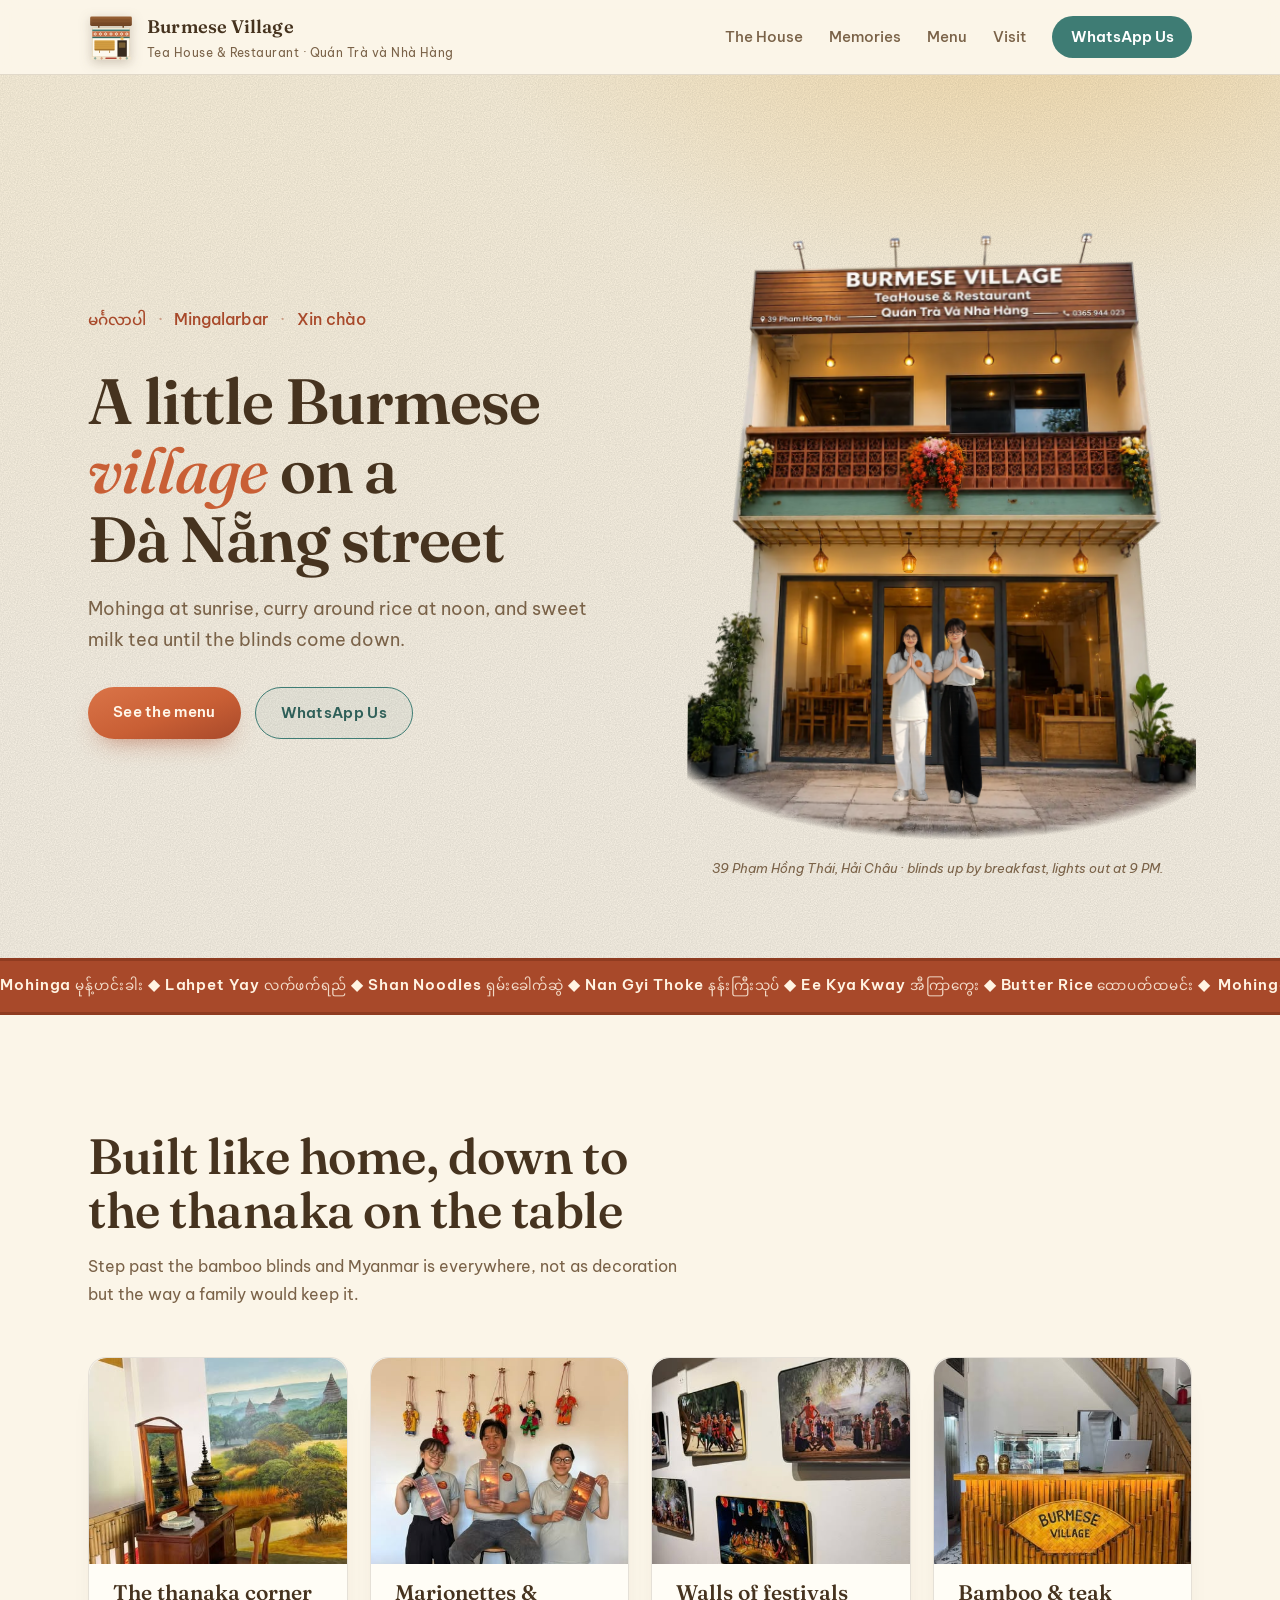
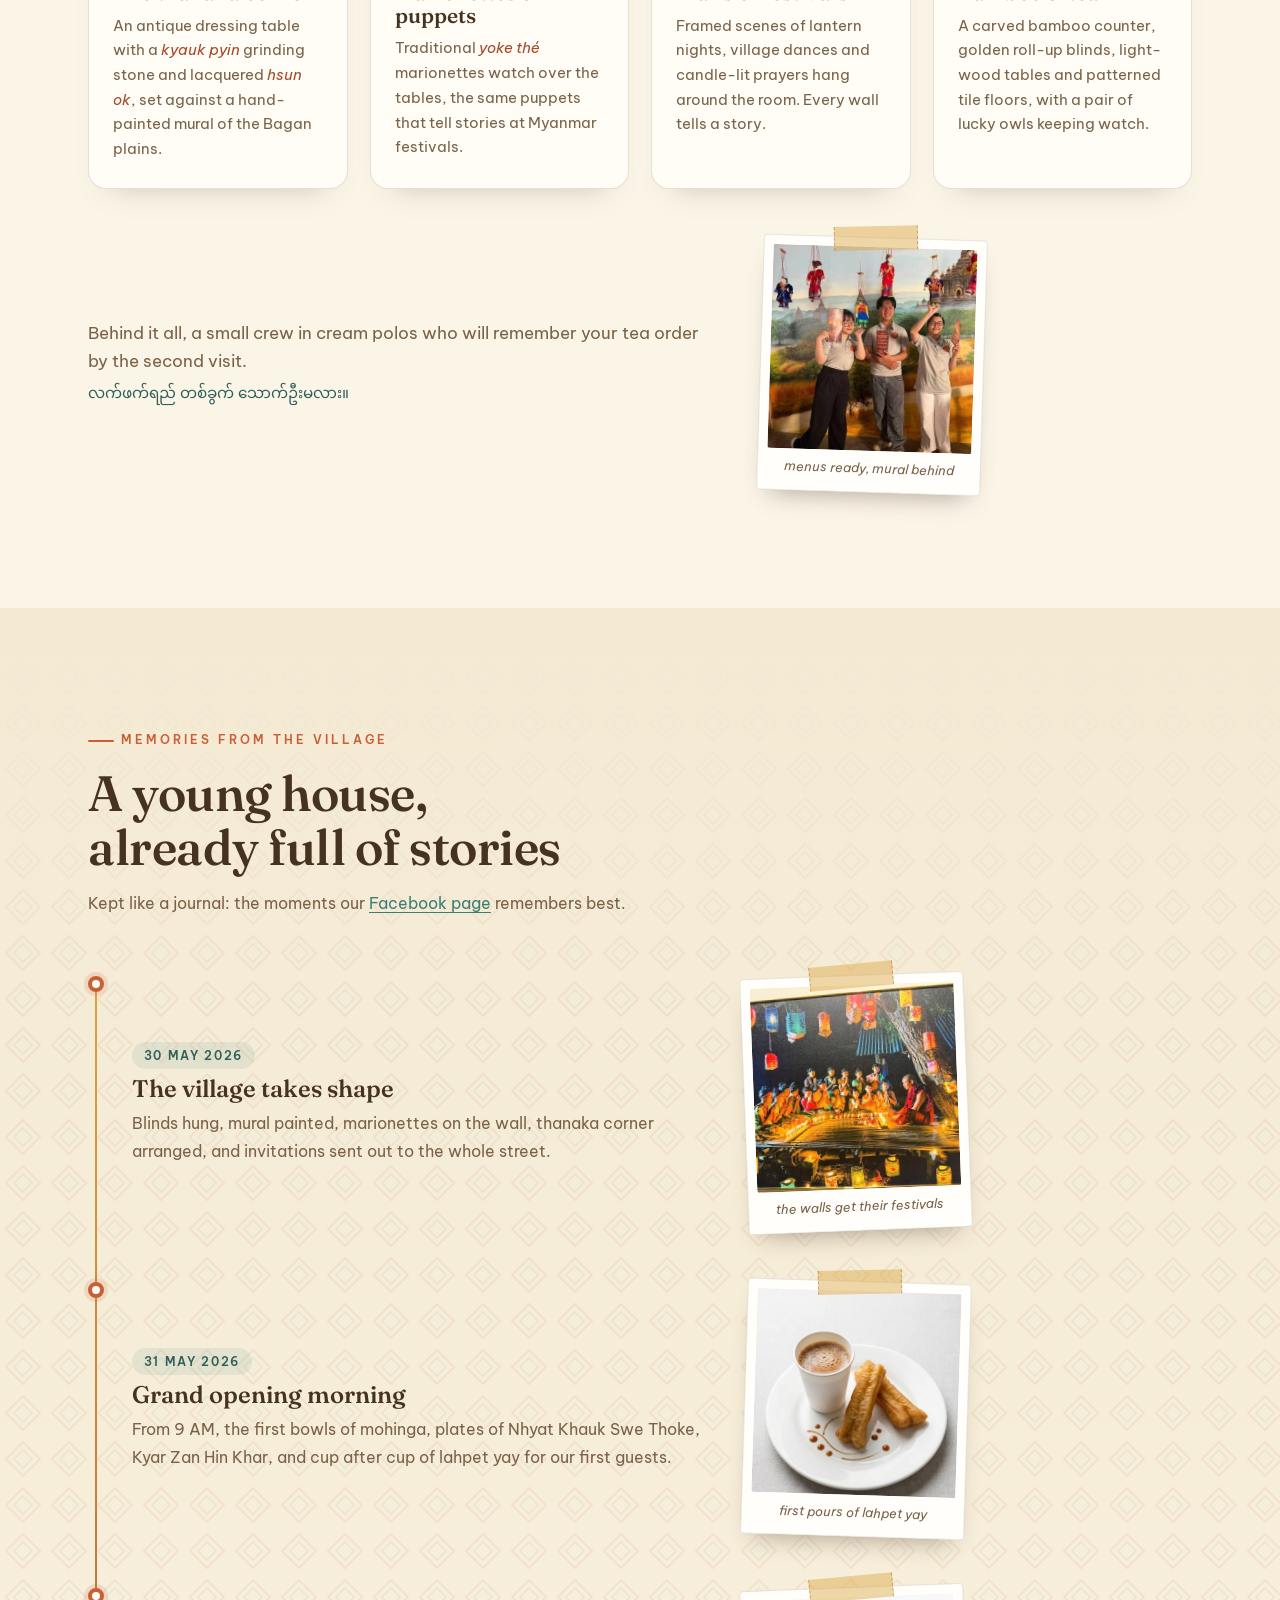
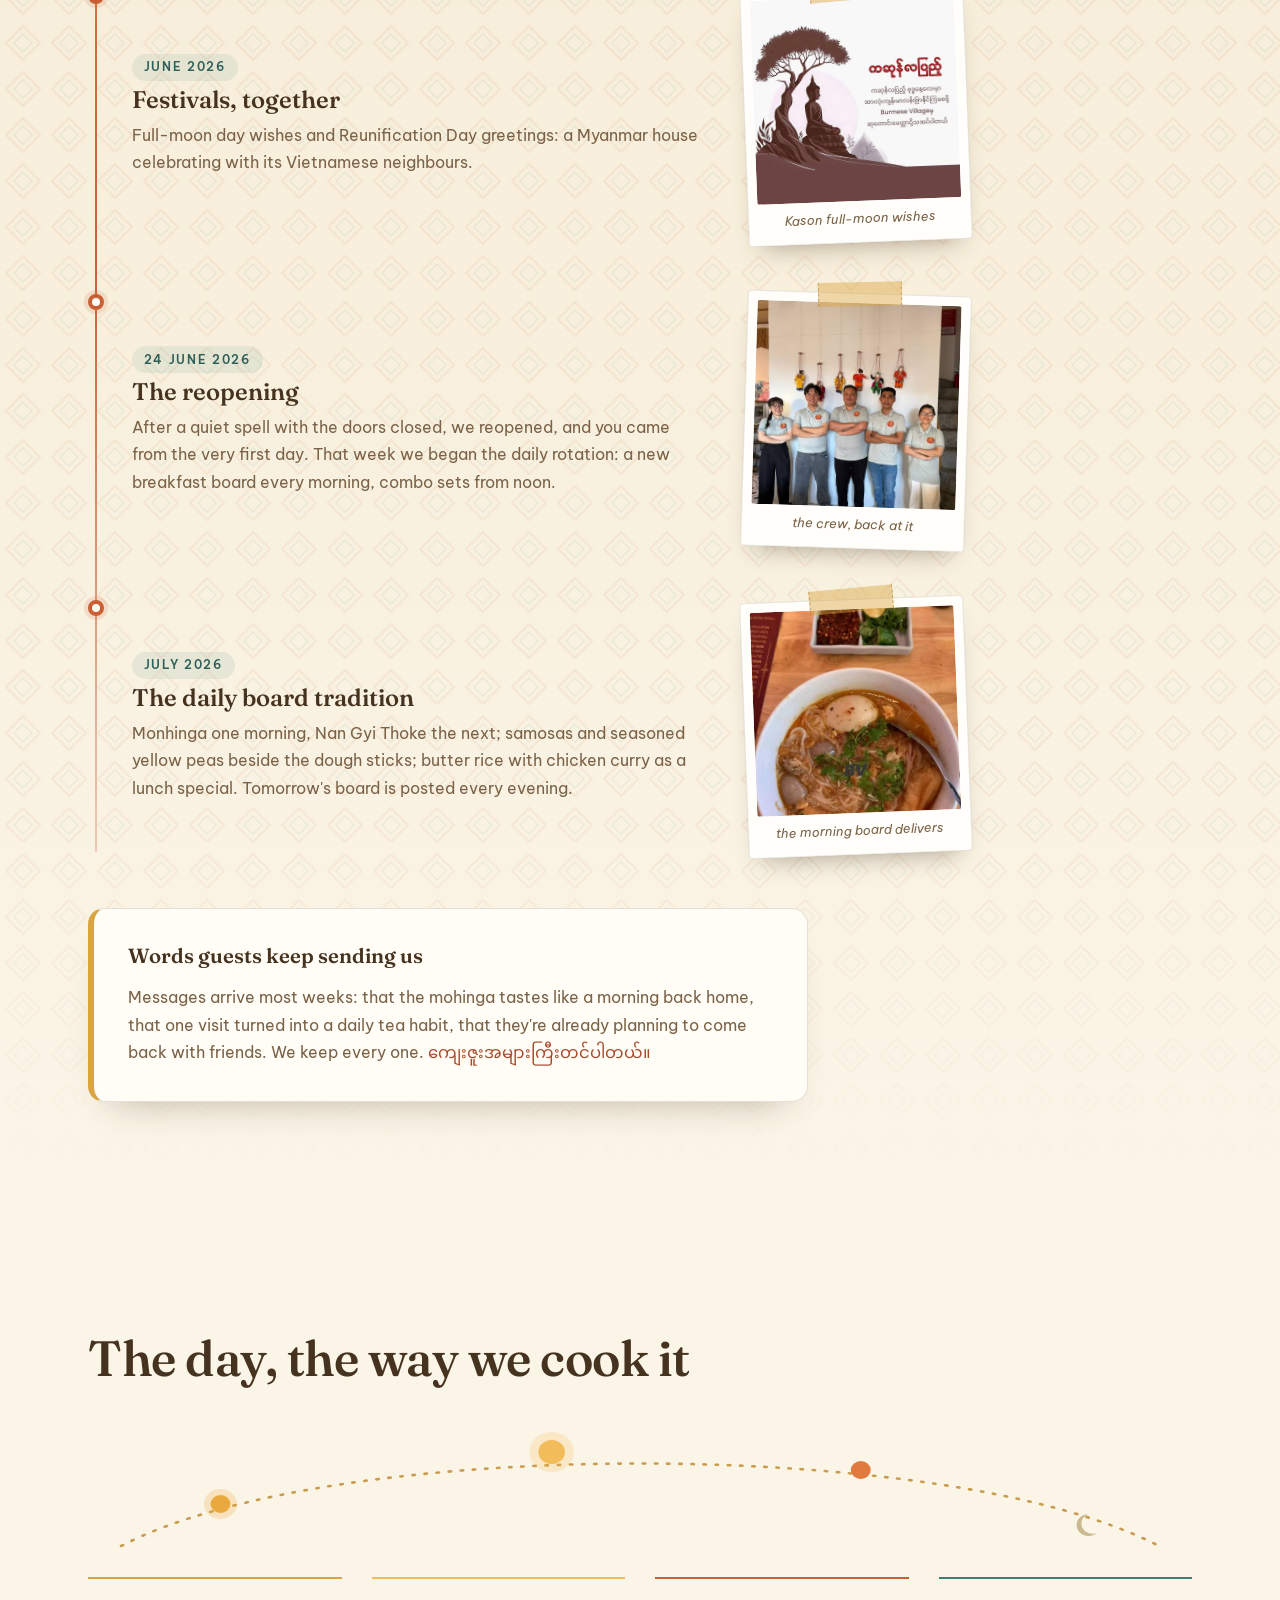
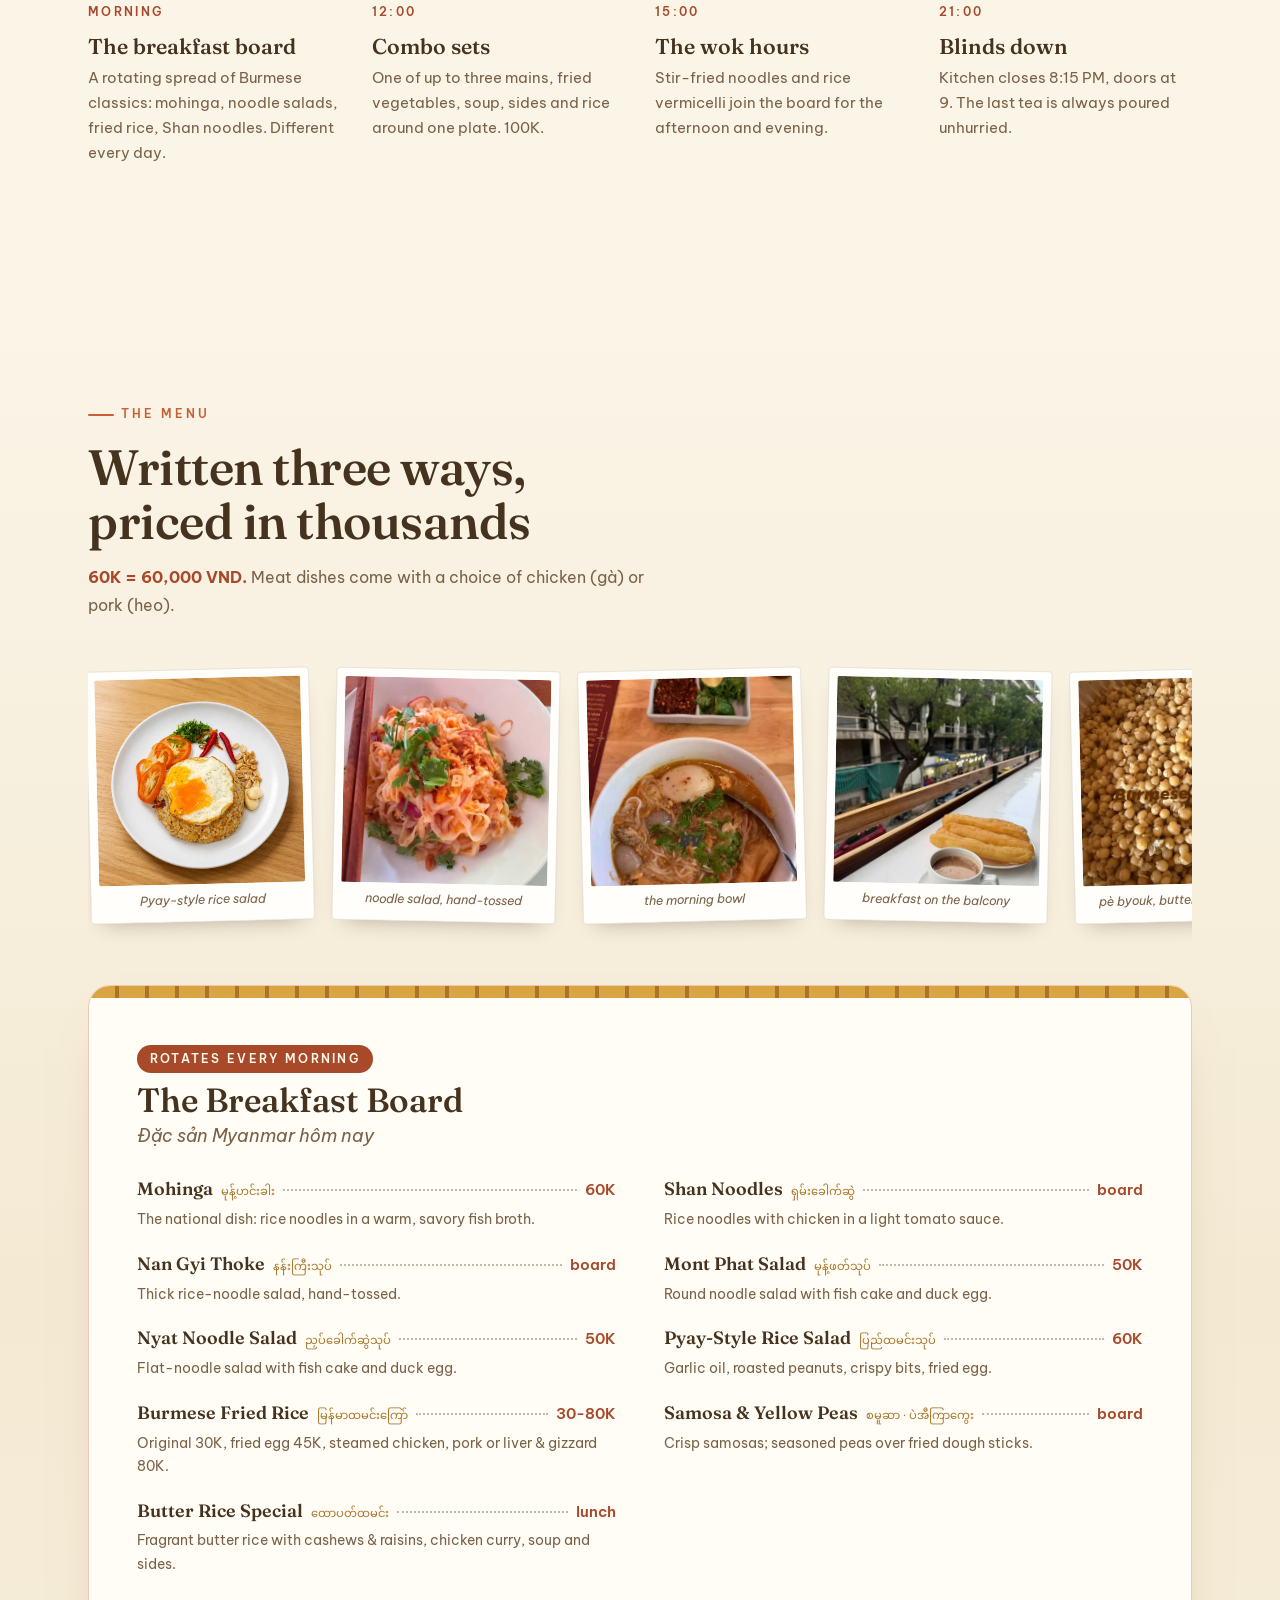
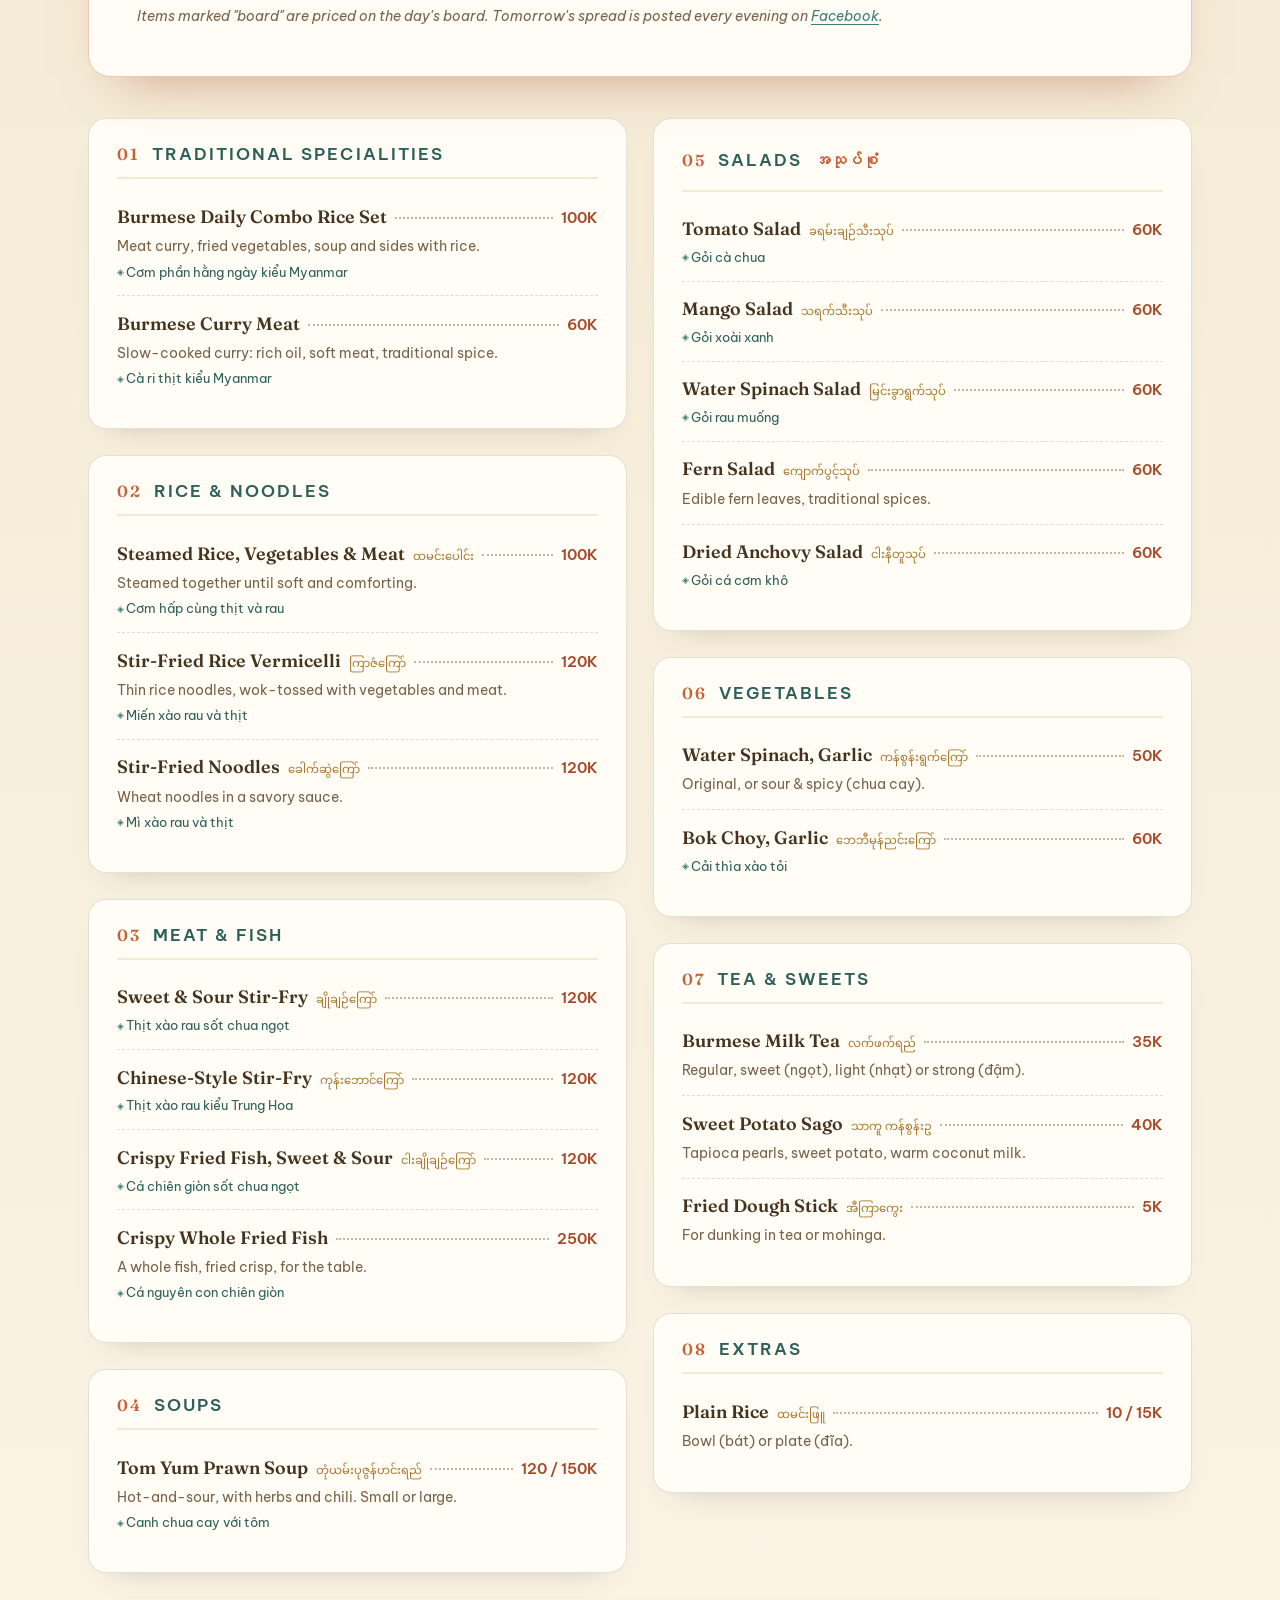
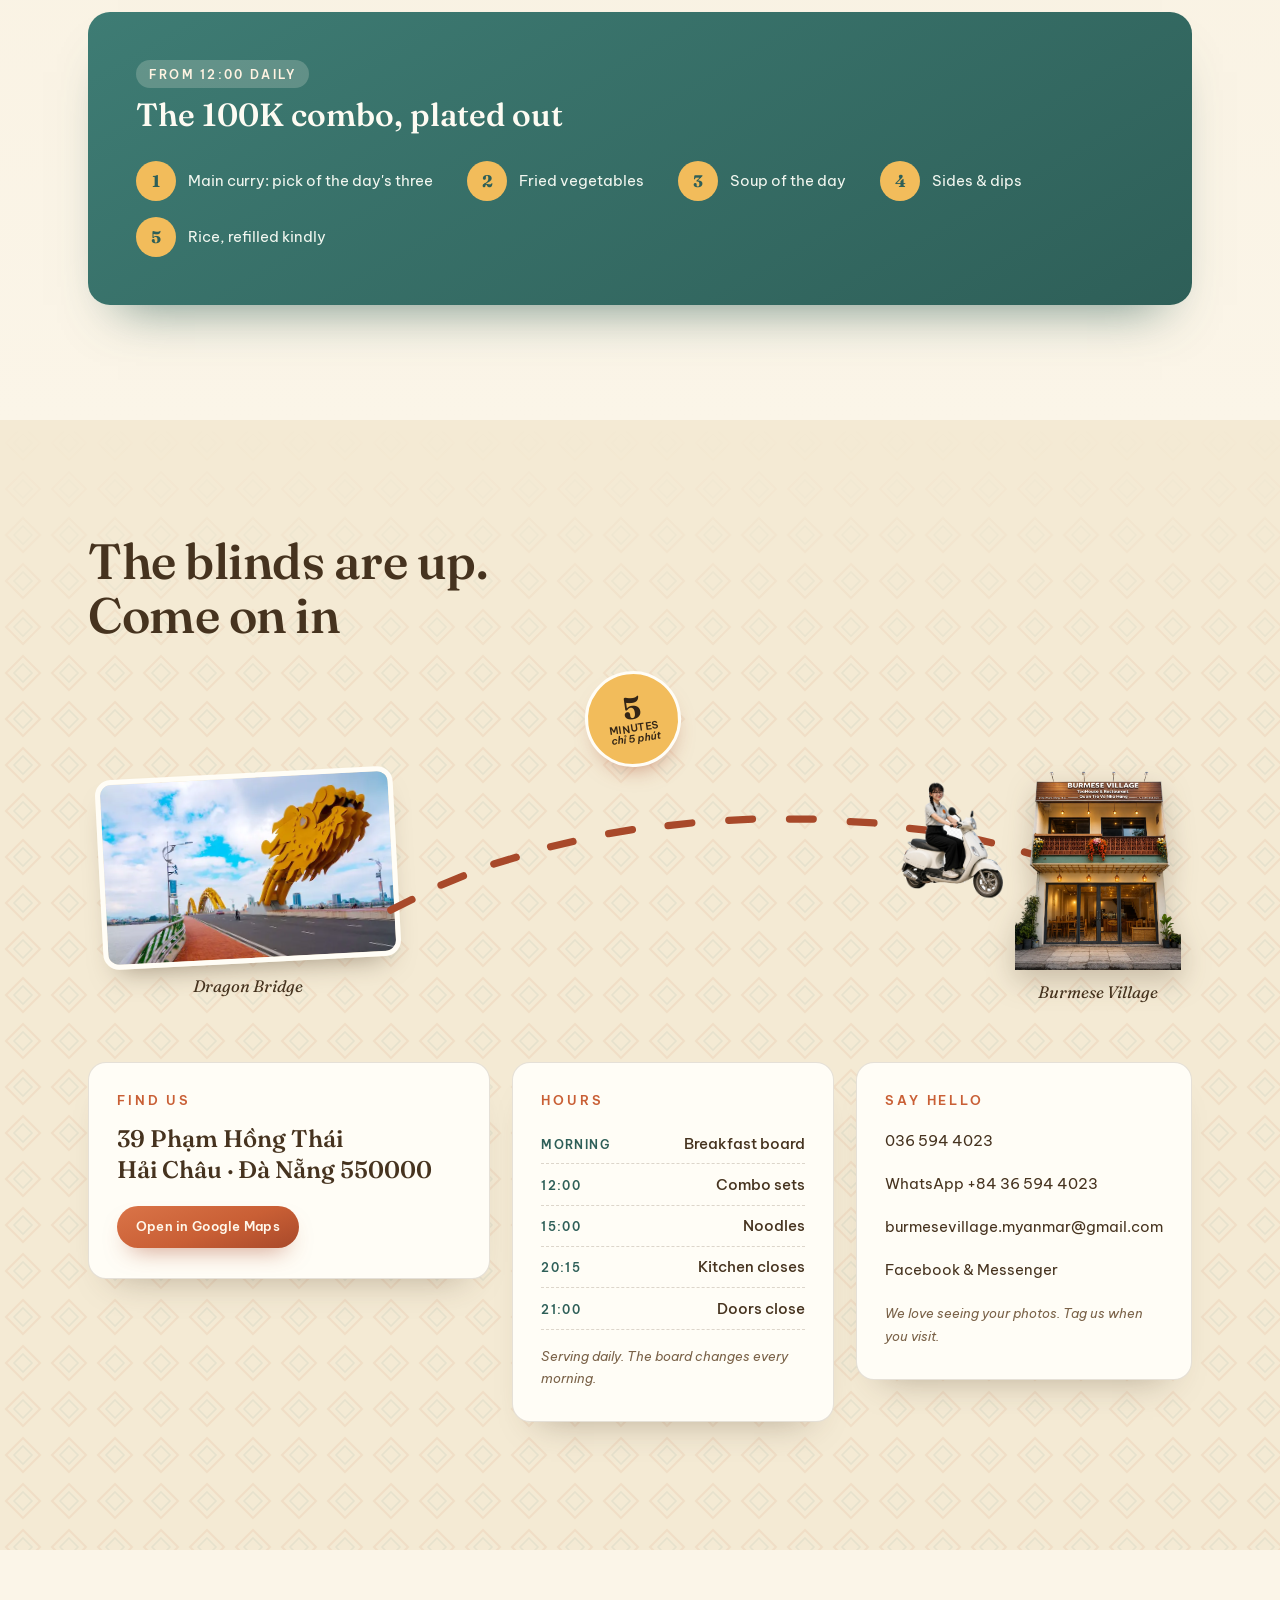
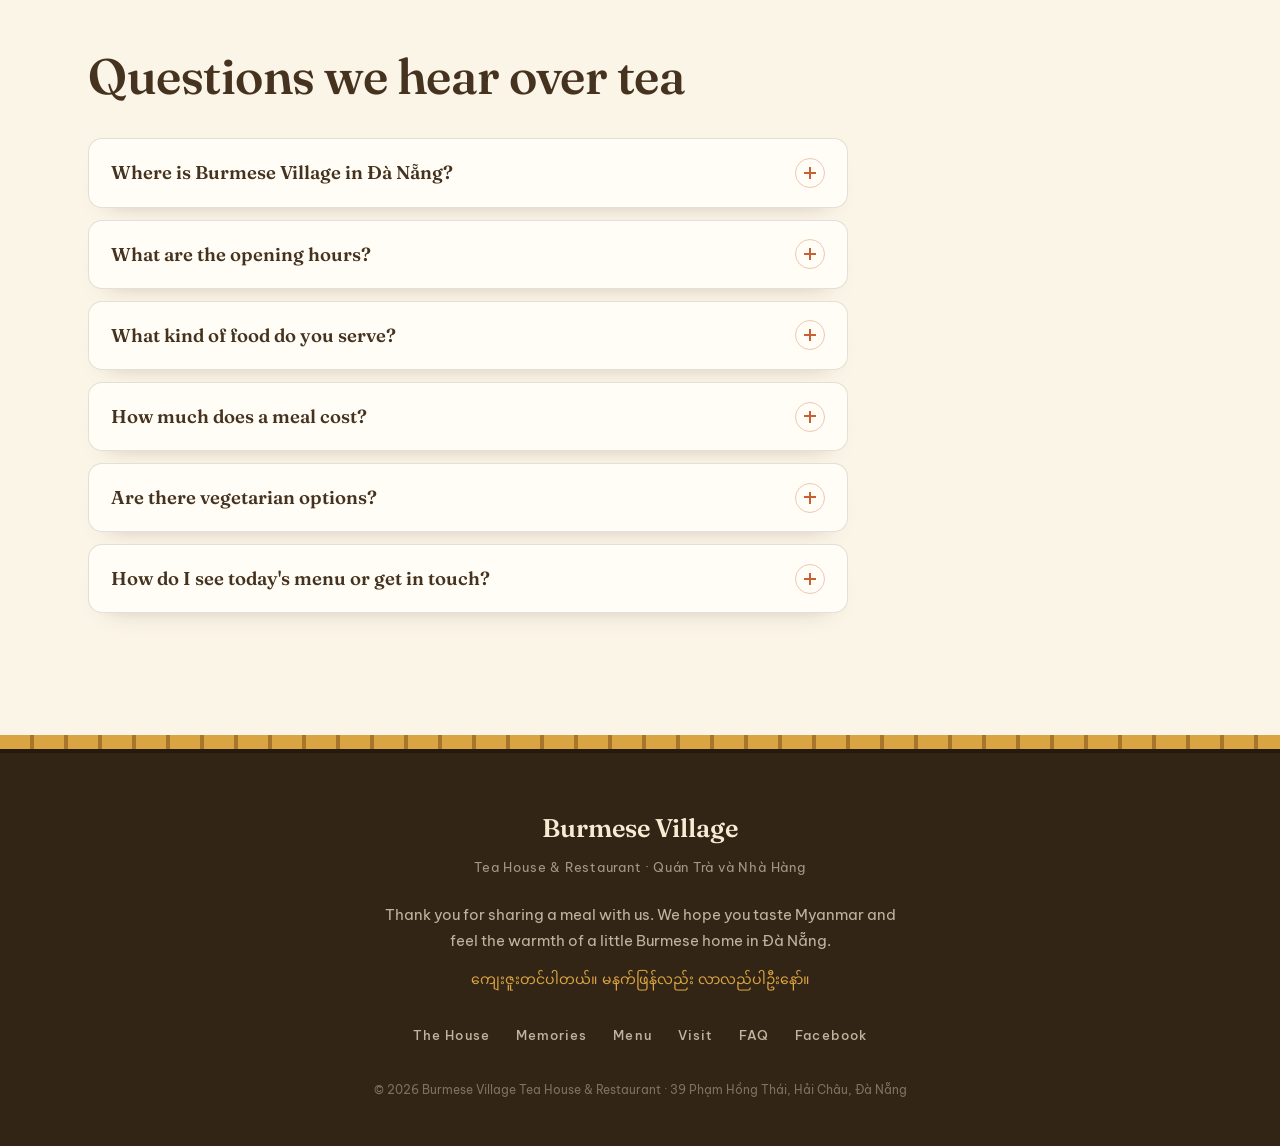
<file: index.html>
<!DOCTYPE html>
<html lang="en">
<head>
<meta charset="UTF-8">
<meta name="viewport" content="width=device-width, initial-scale=1.0">
<title>Burmese Village | Myanmar Restaurant &amp; Tea House in Đà Nẵng</title>
<meta name="description" content="Authentic Myanmar restaurant in Đà Nẵng: mohinga, Shan noodles, Burmese milk tea and daily 100K rice combo sets. 39 Phạm Hồng Thái, Hải Châu, open daily until 9 PM.">
<meta name="robots" content="index, follow">
<meta name="theme-color" content="#C95F35">

<link rel="canonical" href="https://burmese-village.chanyeintun.workers.dev/">
<meta property="og:site_name" content="Burmese Village Tea House &amp; Restaurant">
<meta property="og:title" content="Burmese Village | Myanmar Restaurant &amp; Tea House in Đà Nẵng">
<meta property="og:description" content="Mohinga mornings, daily rice combo sets, Burmese milk tea all day. 39 Phạm Hồng Thái, Hải Châu, Đà Nẵng, open daily until 9 PM.">
<meta property="og:type" content="restaurant">
<meta property="og:url" content="https://burmese-village.chanyeintun.workers.dev/">
<meta property="og:image" content="https://burmese-village.chanyeintun.workers.dev/images/og-card.jpg">
<meta property="og:image:width" content="1200">
<meta property="og:image:height" content="630">
<meta property="og:image:alt" content="Burmese Village Tea House and Restaurant, authentic Myanmar cuisine in Đà Nẵng">
<meta property="og:locale" content="en_US">
<meta property="og:locale:alternate" content="vi_VN">
<meta name="twitter:card" content="summary_large_image">
<meta name="twitter:title" content="Burmese Village | Myanmar Restaurant &amp; Tea House in Đà Nẵng">
<meta name="twitter:description" content="Mohinga, Shan noodles, Burmese milk tea and daily rice combo sets. 39 Phạm Hồng Thái, Hải Châu, Đà Nẵng.">
<meta name="twitter:image" content="https://burmese-village.chanyeintun.workers.dev/images/og-card.jpg">

<script type="application/ld+json">
{
  "@context": "https://schema.org",
  "@type": "Restaurant",
  "@id": "https://burmese-village.chanyeintun.workers.dev/#restaurant",
  "name": "Burmese Village Tea House & Restaurant",
  "alternateName": "Quán Trà và Nhà Hàng Burmese Village",
  "url": "https://burmese-village.chanyeintun.workers.dev/",
  "description": "A cozy place to experience the authentic taste and traditional vibe of Myanmar in Đà Nẵng: mohinga mornings, daily rice combo sets and Burmese milk tea.",
  "servesCuisine": ["Burmese", "Myanmar"],
  "priceRange": "5.000-250.000 ₫",
  "currenciesAccepted": "VND",
  "telephone": "+84-36-594-4023",
  "email": "burmesevillage.myanmar@gmail.com",
  "address": {
    "@type": "PostalAddress",
    "streetAddress": "39 Phạm Hồng Thái",
    "addressLocality": "Hải Châu, Đà Nẵng",
    "postalCode": "550000",
    "addressCountry": "VN"
  },
  "hasMap": "https://maps.app.goo.gl/p5LvmFNvhZLKoGyHA",
  "sameAs": ["https://www.facebook.com/profile.php?id=61588423465143"],
  "image": [
    "https://burmese-village.chanyeintun.workers.dev/images/og-card.jpg",
    "https://burmese-village.chanyeintun.workers.dev/images/mohinga-bowl.jpg",
    "https://burmese-village.chanyeintun.workers.dev/images/team-five.jpg"
  ],
  "menu": "https://burmese-village.chanyeintun.workers.dev/#menu",
  "knowsLanguage": ["en", "my", "vi"]
}
</script>
<script type="application/ld+json">
{
  "@context": "https://schema.org",
  "@type": "FAQPage",
  "mainEntity": [
    {
      "@type": "Question",
      "name": "Where is Burmese Village in Đà Nẵng?",
      "acceptedAnswer": { "@type": "Answer", "text": "Burmese Village Tea House & Restaurant is at 39 Phạm Hồng Thái, Hải Châu, Đà Nẵng 550000, Vietnam, a few streets from the Hàn River. Directions: https://maps.app.goo.gl/p5LvmFNvhZLKoGyHA" }
    },
    {
      "@type": "Question",
      "name": "What are Burmese Village's opening hours?",
      "acceptedAnswer": { "@type": "Answer", "text": "It serves daily: a rotating Burmese breakfast board in the morning, rice combo sets from 12:00, and stir-fried noodles from 15:00. The kitchen closes at 8:15 PM and doors close at 9:00 PM." }
    },
    {
      "@type": "Question",
      "name": "What food does Burmese Village serve?",
      "acceptedAnswer": { "@type": "Answer", "text": "Traditional Myanmar cuisine: mohinga (the national fish-broth noodle soup), Shan noodles, Burmese noodle salads, slow-cooked curries, daily 100K rice combo sets, Burmese milk tea and fried dough sticks. The menu is written in English, Burmese and Vietnamese." }
    },
    {
      "@type": "Question",
      "name": "How much does a meal cost at Burmese Village?",
      "acceptedAnswer": { "@type": "Answer", "text": "Most dishes are 30,000-120,000 VND. Burmese milk tea is 35K, breakfast dishes run 30-80K, the daily rice combo set is 100K, and a crispy whole fried fish for the table is 250K." }
    },
    {
      "@type": "Question",
      "name": "How can I contact Burmese Village or see today's menu?",
      "acceptedAnswer": { "@type": "Answer", "text": "Call or WhatsApp +84 36 594 4023, email burmesevillage.myanmar@gmail.com, or message the Facebook page, where tomorrow's breakfast board is posted every evening." }
    }
  ]
}
</script>
<link rel="icon" href="favicon.svg" type="image/svg+xml">
<link rel="apple-touch-icon" href="images/apple-touch-icon.png">
<link rel="preconnect" href="https://fonts.googleapis.com">
<link rel="preconnect" href="https://fonts.gstatic.com" crossorigin>
<link href="https://fonts.googleapis.com/css2?family=Fraunces:ital,opsz,wght@0,9..144,300..700;1,9..144,300..600&family=Be+Vietnam+Pro:ital,wght@0,400;0,500;0,600;1,400&family=Noto+Sans+Myanmar:wght@400;600&display=swap" rel="stylesheet">
<link rel="stylesheet" href="styles.css">
</head>
<body>

<a class="skip" href="#menu">Skip to the menu</a>
<span id="top"></span>

<!-- ═══ Masthead ═══ -->
<header class="masthead">
  <input type="checkbox" id="nav-toggle" class="nav-toggle" aria-hidden="true">
  <div class="masthead-inner">
    <a class="brand" href="#top" aria-label="Burmese Village, back to top">
      <span class="brand-sign" aria-hidden="true">
        <svg viewBox="0 0 128 136">
          <defs><linearGradient id="gw" x1="0" y1="0" x2="0" y2="1"><stop offset="0" stop-color="#9A6236"/><stop offset="1" stop-color="#6E4423"/></linearGradient></defs>
          <path d="M30 36 v6 M98 36 v6" stroke="#6E4423" stroke-width="4"/>
          <rect x="6" y="10" width="116" height="26" rx="4" fill="url(#gw)"/>
          <path d="M12 19.5 H116 M12 28 H116" stroke="#5C3517" stroke-width="1.2" opacity=".55"/>
          <rect x="12" y="42" width="104" height="80" fill="#FDF9EE" stroke="#E5D6B4" stroke-width="2"/>
          <rect x="12" y="46" width="104" height="5" fill="#3E7C74"/>
          <rect x="12" y="51" width="104" height="15" fill="#C96F45"/>
          <g fill="#FBF0DC">
            <path d="M20 53.5 l5 5 -5 5 -5 -5 Z"/><path d="M34.5 53.5 l5 5 -5 5 -5 -5 Z"/><path d="M49 53.5 l5 5 -5 5 -5 -5 Z"/><path d="M64 53.5 l5 5 -5 5 -5 -5 Z"/><path d="M79 53.5 l5 5 -5 5 -5 -5 Z"/><path d="M93.5 53.5 l5 5 -5 5 -5 -5 Z"/><path d="M108 53.5 l5 5 -5 5 -5 -5 Z"/>
          </g>
          <g fill="#B85B33">
            <path d="M20 56.3 l2.2 2.2 -2.2 2.2 -2.2 -2.2 Z"/><path d="M34.5 56.3 l2.2 2.2 -2.2 2.2 -2.2 -2.2 Z"/><path d="M49 56.3 l2.2 2.2 -2.2 2.2 -2.2 -2.2 Z"/><path d="M64 56.3 l2.2 2.2 -2.2 2.2 -2.2 -2.2 Z"/><path d="M79 56.3 l2.2 2.2 -2.2 2.2 -2.2 -2.2 Z"/><path d="M93.5 56.3 l2.2 2.2 -2.2 2.2 -2.2 -2.2 Z"/><path d="M108 56.3 l2.2 2.2 -2.2 2.2 -2.2 -2.2 Z"/>
          </g>
          <rect x="12" y="66" width="104" height="4" fill="#35695F"/>
          <rect x="18" y="76" width="56" height="26" fill="#DDA94B"/>
          <g stroke="#B9822F" stroke-width="2"><path d="M18 81 H74"/><path d="M18 86.5 H74"/><path d="M18 92 H74"/><path d="M18 97.5 H74"/></g>
          <rect x="18" y="100" width="56" height="4" rx="1.5" fill="#A8762A"/>
          <path d="M32 104 v7 M60 104 v7" stroke="#A8762A" stroke-width="2"/>
          <circle cx="95" cy="71.5" r="3.6" fill="#F2BC5B"/><circle cx="95" cy="71.5" r="6.5" fill="#F2BC5B" opacity=".3"/>
          <rect x="82" y="76" width="26" height="46" fill="#372B1E"/>
          <rect x="86" y="82" width="18" height="15" rx="2" fill="#F2BC5B" opacity=".35"/>
          <rect x="8" y="122" width="112" height="8" fill="#F2E7CE"/>
          <g opacity=".55"><path d="M20 122 l4 4 -4 4 -4 -4 Z" fill="#3E7C74"/><path d="M38 122 l4 4 -4 4 -4 -4 Z" fill="#C96F45"/><path d="M90 122 l4 4 -4 4 -4 -4 Z" fill="#C96F45"/><path d="M108 122 l4 4 -4 4 -4 -4 Z" fill="#3E7C74"/></g>
          <rect x="48" y="124" width="32" height="4" rx="2" fill="#B5493A"/>
        </svg>
      </span>
      <span class="brand-word">
        <strong>Burmese Village</strong>
        <small>Tea House &amp; Restaurant · <span lang="vi">Quán Trà và Nhà Hàng</span></small>
      </span>
    </a>
    <nav class="nav" aria-label="Main" onclick="document.getElementById('nav-toggle').checked=false">
      <a href="#story">The House</a>
      <a href="#memories">Memories</a>
      <a href="#menu">Menu</a>
      <a href="#visit">Visit</a>
      <a class="nav-cta" href="https://wa.me/84365944023">WhatsApp&nbsp;Us</a>
    </nav>
    <label for="nav-toggle" class="burger" aria-hidden="true">
      <span></span><span></span><span></span>
    </label>
  </div>
</header>

<main>

<!-- ═══ Hero ═══ -->
<section class="hero" aria-label="Welcome">
  <div class="hero-inner">
    <div class="hero-copy">
      <p class="hello r1">
        <span lang="my">မင်္ဂလာပါ</span> <i>·</i> Mingalarbar <i>·</i> <span lang="vi">Xin chào</span>
      </p>
      <h1 class="r2">A little Burmese <em>village</em> on a Đà&nbsp;Nẵng street</h1>
      <p class="lede r3">Mohinga at sunrise, curry around rice at noon, and sweet
      milk tea until the blinds come down.</p>
      <div class="cta-row r4">
        <a class="btn btn-terra" href="#menu">See the menu</a>
        <a class="btn btn-ghost" href="https://wa.me/84365944023">WhatsApp Us</a>
      </div>
    </div>

    <!-- The shopfront, drawn with love -->
    <figure class="hero-art r2">
      <div class="hero-scene">
        <img class="hero-building" src="images/building.webp" alt="The Burmese Village building at dusk: lit sign, flowered breeze-block balcony and glowing tea-house interior" width="1086" height="1448" fetchpriority="high">
        <img class="hero-welcome" src="images/welcome-to-our-restaurant.webp" alt="Two Burmese Village staff in cream polos giving a welcoming mingalarbar greeting" width="1024" height="1536">
      </div>
      <figcaption>39 Phạm Hồng Thái, Hải Châu · blinds up by breakfast, lights out at 9 PM.</figcaption>
    </figure>
  </div>
</section>

<!-- ═══ Ribbon ═══ -->
<div class="ribbon" aria-hidden="true">
  <div class="ribbon-track">
    <span>Mohinga <i lang="my">မုန့်ဟင်းခါး</i> ◆ Lahpet Yay <i lang="my">လက်ဖက်ရည်</i> ◆ Shan Noodles <i lang="my">ရှမ်းခေါက်ဆွဲ</i> ◆ Nan Gyi Thoke <i lang="my">နန်းကြီးသုပ်</i> ◆ Ee Kya Kway <i lang="my">အီကြာကွေး</i> ◆ Butter Rice <i lang="my">ထောပတ်ထမင်း</i> ◆ </span><span>Mohinga <i lang="my">မုန့်ဟင်းခါး</i> ◆ Lahpet Yay <i lang="my">လက်ဖက်ရည်</i> ◆ Shan Noodles <i lang="my">ရှမ်းခေါက်ဆွဲ</i> ◆ Nan Gyi Thoke <i lang="my">နန်းကြီးသုပ်</i> ◆ Ee Kya Kway <i lang="my">အီကြာကွေး</i> ◆ Butter Rice <i lang="my">ထောပတ်ထမင်း</i> ◆ </span>
  </div>
</div>

<!-- ═══ The house ═══ -->
<section class="story" id="story">
  <div class="wrap">
    <div class="story-head reveal">
      <h2>Built like home, down to<br>the thanaka on the table</h2>
      <p class="section-lede">Step past the bamboo blinds and Myanmar is everywhere,
      not as decoration but the way a family would keep it.</p>
    </div>

    <div class="vignettes">
      <article class="vignette reveal">
        <figure class="v-photo">
          <img src="images/thanaka-corner.jpg" alt="Teak dressing table with lacquered hsun ok vessels and a thanaka grinding stone, in front of a hand-painted Bagan mural" width="414" height="414" loading="lazy">
        </figure>
        <h3>The thanaka corner</h3>
        <p>An antique dressing table with a <em>kyauk pyin</em> grinding stone
        and lacquered <em>hsun ok</em>, set against a hand-painted mural of
        the Bagan plains.</p>
      </article>

      <article class="vignette reveal">
        <figure class="v-photo">
          <img src="images/team-marionettes.jpg" alt="Colorful Burmese yoke thé marionettes hanging above three smiling staff holding menus" width="414" height="414" loading="lazy" style="object-position: 50% 12%">
        </figure>
        <h3>Marionettes &amp; puppets</h3>
        <p>Traditional <em>yoke thé</em> marionettes watch over the tables,
        the same puppets that tell stories at Myanmar festivals.</p>
      </article>

      <article class="vignette reveal">
        <figure class="v-photo">
          <img src="images/gallery-wall.jpg" alt="Framed photographs of Myanmar festival scenes and lantern nights on the restaurant wall" width="414" height="414" loading="lazy">
        </figure>
        <h3>Walls of festivals</h3>
        <p>Framed scenes of lantern nights, village dances and candle-lit
        prayers hang around the room. Every wall tells a story.</p>
      </article>

      <article class="vignette reveal">
        <figure class="v-photo">
          <img src="images/bamboo-counter.jpg" alt="Golden bamboo counter carved with the words Burmese Village, flanked by two brass owl figurines" width="414" height="414" loading="lazy">
        </figure>
        <h3>Bamboo &amp; teak</h3>
        <p>A carved bamboo counter, golden roll-up blinds, light-wood tables
        and patterned tile floors, with a pair of lucky owls keeping watch.</p>
      </article>
    </div>

    <div class="story-team reveal">
      <p>Behind it all, a small crew in cream polos who will
      remember your tea order by the second visit.
      <span lang="my">လက်ဖက်ရည် တစ်ခွက် သောက်ဦးမလား။</span></p>
      <figure class="snap tilt-r team-snap">
        <img src="images/team-menus-mural.jpg" alt="Three staff members holding menus in front of the Bagan mural, marionettes hanging above" width="414" height="414" loading="lazy">
        <figcaption>menus ready, mural behind</figcaption>
      </figure>
    </div>
  </div>
</section>

<!-- ═══ Memories ═══ -->
<section class="memories" id="memories">
  <div class="wrap">
    <div class="mem-head reveal">
      <p class="eyebrow">Memories from the Village</p>
      <h2>A young house,<br>already full of stories</h2>
      <p class="section-lede">Kept like a journal: the moments our
      <a href="https://www.facebook.com/profile.php?id=61588423465143">Facebook page</a>
      remembers best.</p>
    </div>

    <ol class="journal">
      <li class="entry reveal">
        <div class="entry-text">
          <span class="date">30 May 2026</span>
          <h3>The village takes shape</h3>
          <p>Blinds hung, mural painted, marionettes on the wall, thanaka corner
          arranged, and invitations sent out to the whole street.</p>
        </div>
        <figure class="snap tilt-l">
          <img src="images/lantern-frame.jpg" alt="Framed photograph of children and a monk lighting candles beneath colorful paper lanterns" width="414" height="414" loading="lazy">
          <figcaption>the walls get their festivals</figcaption>
        </figure>
      </li>
      <li class="entry reveal">
        <div class="entry-text">
          <span class="date">31 May 2026</span>
          <h3>Grand opening morning</h3>
          <p>From 9 AM, the first bowls of mohinga, plates of Nhyat Khauk Swe
          Thoke, Kyar Zan Hin Khar, and cup after cup of lahpet yay for our
          first guests.</p>
        </div>
        <figure class="snap tilt-r">
          <img src="images/tea-ee-kya-kway.jpg" alt="Cup of Burmese milk tea beside two golden fried dough sticks on a white plate" width="414" height="414" loading="lazy">
          <figcaption>first pours of lahpet yay</figcaption>
        </figure>
      </li>
      <li class="entry reveal">
        <div class="entry-text">
          <span class="date">June 2026</span>
          <h3>Festivals, together</h3>
          <p>Full-moon day wishes and Reunification Day greetings: a Myanmar
          house celebrating with its Vietnamese neighbours.</p>
        </div>
        <figure class="snap tilt-l">
          <img src="images/kason-card.jpg" alt="Kason full-moon day greeting card showing a Buddha statue beneath a Bodhi tree" width="414" height="414" loading="lazy">
          <figcaption>Kason full-moon wishes</figcaption>
        </figure>
      </li>
      <li class="entry reveal">
        <div class="entry-text">
          <span class="date">24 June 2026</span>
          <h3>The reopening</h3>
          <p>After a quiet spell with the doors closed, we reopened, and you
          came from the very first day. That week we began the daily rotation:
          a new breakfast board every morning, combo sets from noon.</p>
        </div>
        <figure class="snap tilt-r">
          <img src="images/team-five.jpg" alt="The Burmese Village crew of five in matching polos, arms crossed, marionettes on the wall behind them" width="414" height="414" loading="lazy">
          <figcaption>the crew, back at it</figcaption>
        </figure>
      </li>
      <li class="entry reveal">
        <div class="entry-text">
          <span class="date">July 2026</span>
          <h3>The daily board tradition</h3>
          <p>Monhinga one morning, Nan Gyi Thoke the next; samosas and
          seasoned yellow peas beside the dough sticks; butter rice with chicken
          curry as a lunch special. Tomorrow's board is posted every evening.</p>
        </div>
        <figure class="snap tilt-l">
          <img src="images/breakfast-bowl.jpg" alt="Bowl of mohinga in golden fish broth with chili flakes and sliced shallots on the side" width="414" height="414" loading="lazy">
          <figcaption>the morning board delivers</figcaption>
        </figure>
      </li>
    </ol>

    <aside class="guest-card reveal">
      <p class="gc-title">Words guests keep sending us</p>
      <p class="gc-body">Messages arrive most weeks: that the mohinga tastes
      like a morning back home, that one visit turned into a daily tea habit,
      that they're already planning to come back with friends. We keep every
      one. <span lang="my">ကျေးဇူးအများကြီးတင်ပါတယ်။</span></p>
    </aside>
  </div>
</section>

<!-- ═══ Rhythm ═══ -->
<section class="rhythm" id="rhythm" aria-label="The day at Burmese Village">
  <div class="wrap">
    <h2 class="reveal">The day, the way we cook it</h2>

    <div class="sunpath reveal" aria-hidden="true">
      <svg viewBox="0 0 1000 150" preserveAspectRatio="none">
        <path d="M30 128 C220 18 780 18 970 128" fill="none" stroke="#C99C4F" stroke-width="2.6" stroke-dasharray="2 9" stroke-linecap="round"/>
        <circle cx="120" cy="86" r="9" fill="#E9A93C"/>
        <circle cx="120" cy="86" r="15" fill="#E9A93C" opacity=".25"/>
        <circle cx="420" cy="34" r="12" fill="#F2BC5B"/>
        <circle cx="420" cy="34" r="20" fill="#F2BC5B" opacity=".25"/>
        <circle cx="700" cy="52" r="9" fill="#E07A3F"/>
        <path d="M906 96 a11 11 0 1 0 8 19 a9 9 0 1 1 -8 -19" fill="#C9B98E"/>
      </svg>
    </div>

    <ol class="daycols">
      <li class="reveal">
        <span class="d-time">Morning</span>
        <h3>The breakfast board</h3>
        <p>A rotating spread of Burmese classics: mohinga, noodle salads,
        fried rice, Shan noodles. Different every day.</p>
      </li>
      <li class="reveal">
        <span class="d-time">12:00</span>
        <h3>Combo sets</h3>
        <p>One of up to three mains, fried vegetables, soup, sides and rice
        around one plate. 100K.</p>
      </li>
      <li class="reveal">
        <span class="d-time">15:00</span>
        <h3>The wok hours</h3>
        <p>Stir-fried noodles and rice vermicelli join the board for the
        afternoon and evening.</p>
      </li>
      <li class="reveal">
        <span class="d-time">21:00</span>
        <h3>Blinds down</h3>
        <p>Kitchen closes 8:15 PM, doors at 9. The last tea is always
        poured unhurried.</p>
      </li>
    </ol>
  </div>
</section>

<!-- ═══ Menu ═══ -->
<section class="menu" id="menu">
  <div class="wrap">
    <div class="menu-head reveal">
      <p class="eyebrow">The Menu</p>
      <h2>Written three ways,<br>priced in thousands</h2>
      <p class="section-lede"><b>60K = 60,000 VND.</b> Meat dishes come with a choice
      of chicken <span lang="vi">(gà)</span> or pork <span lang="vi">(heo)</span>.</p>
    </div>

    <ul class="table-strip reveal" aria-label="Photos from the table">
      <li><figure>
        <img src="images/pyay-rice-salad.webp" alt="Pyay-style rice salad ringed with prawns, tomato slices, cucumber and coriander" width="414" height="414" loading="lazy">
        <figcaption>Pyay-style rice salad</figcaption>
      </figure></li>
      <li><figure>
        <img src="images/nan-gyi-thoke.jpg" alt="Plate of thick rice noodles hand-tossed with red onion, coriander and chili oil" width="414" height="414" loading="lazy">
        <figcaption>noodle salad, hand-tossed</figcaption>
      </figure></li>
      <li><figure>
        <img src="images/breakfast-bowl.jpg" alt="Noodle bowl topped with a soft egg and herbs, chili and lime dish behind" width="414" height="414" loading="lazy">
        <figcaption>the morning bowl</figcaption>
      </figure></li>
      <li><figure>
        <img src="images/balcony-breakfast.jpg" alt="Milk tea and fried dough sticks on the balcony rail, overlooking the street below" width="414" height="414" loading="lazy">
        <figcaption>breakfast on the balcony</figcaption>
      </figure></li>
      <li><figure>
        <img src="images/yellow-peas.jpg" alt="Close-up of seasoned yellow peas glistening with oil" width="414" height="414" loading="lazy">
        <figcaption>pè byouk, buttery yellow peas</figcaption>
      </figure></li>
      <li><figure>
        <img src="images/vermicelli-bowl.jpg" alt="Vermicelli bowl with tofu, greens and a poached egg, served with soup and chili sauce" width="414" height="414" loading="lazy">
        <figcaption>Kyay Oh Sichat</figcaption>
      </figure></li>
    </ul>

    <!-- Morning board -->
    <article class="board reveal" aria-labelledby="board-title">
      <header>
        <p class="board-tag">Rotates every morning</p>
        <h3 id="board-title">The Breakfast Board <span lang="vi">Đặc sản Myanmar hôm nay</span></h3>
      </header>
      <ul class="board-list">
        <li><div class="dish"><b>Mohinga</b> <span class="mm" lang="my">မုန့်ဟင်းခါး</span><i class="dots"></i><data>60K</data></div>
          <p>The national dish: rice noodles in a warm, savory fish broth.</p></li>
        <li><div class="dish"><b>Shan Noodles</b> <span class="mm" lang="my">ရှမ်းခေါက်ဆွဲ</span><i class="dots"></i><data>board</data></div>
          <p>Rice noodles with chicken in a light tomato sauce.</p></li>
        <li><div class="dish"><b>Nan Gyi Thoke</b> <span class="mm" lang="my">နန်းကြီးသုပ်</span><i class="dots"></i><data>board</data></div>
          <p>Thick rice-noodle salad, hand-tossed.</p></li>
        <li><div class="dish"><b>Mont Phat Salad</b> <span class="mm" lang="my">မုန့်ဖတ်သုပ်</span><i class="dots"></i><data>50K</data></div>
          <p>Round noodle salad with fish cake and duck egg.</p></li>
        <li><div class="dish"><b>Nyat Noodle Salad</b> <span class="mm" lang="my">ညှပ်ခေါက်ဆွဲသုပ်</span><i class="dots"></i><data>50K</data></div>
          <p>Flat-noodle salad with fish cake and duck egg.</p></li>
        <li><div class="dish"><b>Pyay-Style Rice Salad</b> <span class="mm" lang="my">ပြည်ထမင်းသုပ်</span><i class="dots"></i><data>60K</data></div>
          <p>Garlic oil, roasted peanuts, crispy bits, fried egg.</p></li>
        <li><div class="dish"><b>Burmese Fried Rice</b> <span class="mm" lang="my">မြန်မာထမင်းကြော်</span><i class="dots"></i><data>30-80K</data></div>
          <p>Original 30K, fried egg 45K, steamed chicken, pork or liver &amp; gizzard 80K.</p></li>
        <li><div class="dish"><b>Samosa &amp; Yellow Peas</b> <span class="mm" lang="my">စမူဆာ · ပဲအီကြာကွေး</span><i class="dots"></i><data>board</data></div>
          <p>Crisp samosas; seasoned peas over fried dough sticks.</p></li>
        <li><div class="dish"><b>Butter Rice Special</b> <span class="mm" lang="my">ထောပတ်ထမင်း</span><i class="dots"></i><data>lunch</data></div>
          <p>Fragrant butter rice with cashews &amp; raisins, chicken curry, soup and sides.</p></li>
      </ul>
      <p class="board-foot">Items marked "board" are priced on the day's board.
      Tomorrow's spread is posted every evening on
      <a href="https://www.facebook.com/profile.php?id=61588423465143">Facebook</a>.</p>
    </article>

    <!-- Everyday menu -->
    <div class="bookgrid">

      <section class="cat reveal" aria-labelledby="cat-special">
        <h3 id="cat-special"><span>01</span> Traditional Specialities</h3>
        <ol class="items">
          <li><div class="dish"><b>Burmese Daily Combo Rice Set</b><i class="dots"></i><data>100K</data></div>
            <p>Meat curry, fried vegetables, soup and sides with rice.</p>
            <p class="vi" lang="vi">Cơm phần hằng ngày kiểu Myanmar</p></li>
          <li><div class="dish"><b>Burmese Curry Meat</b><i class="dots"></i><data>60K</data></div>
            <p>Slow-cooked curry: rich oil, soft meat, traditional spice.</p>
            <p class="vi" lang="vi">Cà ri thịt kiểu Myanmar</p></li>
        </ol>
      </section>

      <section class="cat reveal" aria-labelledby="cat-rice">
        <h3 id="cat-rice"><span>02</span> Rice &amp; Noodles</h3>
        <ol class="items">
          <li><div class="dish"><b>Steamed Rice, Vegetables &amp; Meat</b> <span class="mm" lang="my">ထမင်းပေါင်း</span><i class="dots"></i><data>100K</data></div>
            <p>Steamed together until soft and comforting.</p>
            <p class="vi" lang="vi">Cơm hấp cùng thịt và rau</p></li>
          <li><div class="dish"><b>Stir-Fried Rice Vermicelli</b> <span class="mm" lang="my">ကြာဇံကြော်</span><i class="dots"></i><data>120K</data></div>
            <p>Thin rice noodles, wok-tossed with vegetables and meat.</p>
            <p class="vi" lang="vi">Miến xào rau và thịt</p></li>
          <li><div class="dish"><b>Stir-Fried Noodles</b> <span class="mm" lang="my">ခေါက်ဆွဲကြော်</span><i class="dots"></i><data>120K</data></div>
            <p>Wheat noodles in a savory sauce.</p>
            <p class="vi" lang="vi">Mì xào rau và thịt</p></li>
        </ol>
      </section>

      <section class="cat reveal" aria-labelledby="cat-meat">
        <h3 id="cat-meat"><span>03</span> Meat &amp; Fish</h3>
        <ol class="items">
          <li><div class="dish"><b>Sweet &amp; Sour Stir-Fry</b> <span class="mm" lang="my">ချိုချဉ်ကြော်</span><i class="dots"></i><data>120K</data></div>
            <p class="vi" lang="vi">Thịt xào rau sốt chua ngọt</p></li>
          <li><div class="dish"><b>Chinese-Style Stir-Fry</b> <span class="mm" lang="my">ကုန်းဘောင်ကြော်</span><i class="dots"></i><data>120K</data></div>
            <p class="vi" lang="vi">Thịt xào rau kiểu Trung Hoa</p></li>
          <li><div class="dish"><b>Crispy Fried Fish, Sweet &amp; Sour</b> <span class="mm" lang="my">ငါးချိုချဉ်ကြော်</span><i class="dots"></i><data>120K</data></div>
            <p class="vi" lang="vi">Cá chiên giòn sốt chua ngọt</p></li>
          <li><div class="dish"><b>Crispy Whole Fried Fish</b><i class="dots"></i><data>250K</data></div>
            <p>A whole fish, fried crisp, for the table.</p>
            <p class="vi" lang="vi">Cá nguyên con chiên giòn</p></li>
        </ol>
      </section>

      <section class="cat reveal" aria-labelledby="cat-soup">
        <h3 id="cat-soup"><span>04</span> Soups</h3>
        <ol class="items">
          <li><div class="dish"><b>Tom Yum Prawn Soup</b> <span class="mm" lang="my">တုံယမ်းပုဇွန်ဟင်းရည်</span><i class="dots"></i><data>120 / 150K</data></div>
            <p>Hot-and-sour, with herbs and chili. Small or large.</p>
            <p class="vi" lang="vi">Canh chua cay với tôm</p></li>
        </ol>
      </section>

      <section class="cat reveal" aria-labelledby="cat-salad">
        <h3 id="cat-salad"><span>05</span> Salads <span class="mm-h" lang="my">အသုပ်စုံ</span></h3>
        <ol class="items">
          <li><div class="dish"><b>Tomato Salad</b> <span class="mm" lang="my">ခရမ်းချဉ်သီးသုပ်</span><i class="dots"></i><data>60K</data></div>
            <p class="vi" lang="vi">Gỏi cà chua</p></li>
          <li><div class="dish"><b>Mango Salad</b> <span class="mm" lang="my">သရက်သီးသုပ်</span><i class="dots"></i><data>60K</data></div>
            <p class="vi" lang="vi">Gỏi xoài xanh</p></li>
          <li><div class="dish"><b>Water Spinach Salad</b> <span class="mm" lang="my">မြင်းခွာရွက်သုပ်</span><i class="dots"></i><data>60K</data></div>
            <p class="vi" lang="vi">Gỏi rau muống</p></li>
          <li><div class="dish"><b>Fern Salad</b> <span class="mm" lang="my">ကျောက်ပွင့်သုပ်</span><i class="dots"></i><data>60K</data></div>
            <p>Edible fern leaves, traditional spices.</p></li>
          <li><div class="dish"><b>Dried Anchovy Salad</b> <span class="mm" lang="my">ငါးနီတူသုပ်</span><i class="dots"></i><data>60K</data></div>
            <p class="vi" lang="vi">Gỏi cá cơm khô</p></li>
        </ol>
      </section>

      <section class="cat reveal" aria-labelledby="cat-veg">
        <h3 id="cat-veg"><span>06</span> Vegetables</h3>
        <ol class="items">
          <li><div class="dish"><b>Water Spinach, Garlic</b> <span class="mm" lang="my">ကန်စွန်းရွက်ကြော်</span><i class="dots"></i><data>50K</data></div>
            <p>Original, or sour &amp; spicy <span lang="vi">(chua cay)</span>.</p></li>
          <li><div class="dish"><b>Bok Choy, Garlic</b> <span class="mm" lang="my">ဘေဘီမုန်ညင်းကြော်</span><i class="dots"></i><data>60K</data></div>
            <p class="vi" lang="vi">Cải thìa xào tỏi</p></li>
        </ol>
      </section>

      <section class="cat reveal" aria-labelledby="cat-tea">
        <h3 id="cat-tea"><span>07</span> Tea &amp; Sweets</h3>
        <ol class="items">
          <li><div class="dish"><b>Burmese Milk Tea</b> <span class="mm" lang="my">လက်ဖက်ရည်</span><i class="dots"></i><data>35K</data></div>
            <p>Regular, sweet <span lang="vi">(ngọt)</span>, light <span lang="vi">(nhạt)</span> or strong <span lang="vi">(đậm)</span>.</p></li>
          <li><div class="dish"><b>Sweet Potato Sago</b> <span class="mm" lang="my">သာကူ ကန်စွန်းဥ</span><i class="dots"></i><data>40K</data></div>
            <p>Tapioca pearls, sweet potato, warm coconut milk.</p></li>
          <li><div class="dish"><b>Fried Dough Stick</b> <span class="mm" lang="my">အီကြာကွေး</span><i class="dots"></i><data>5K</data></div>
            <p>For dunking in tea or mohinga.</p></li>
        </ol>
      </section>

      <section class="cat reveal" aria-labelledby="cat-extra">
        <h3 id="cat-extra"><span>08</span> Extras</h3>
        <ol class="items">
          <li><div class="dish"><b>Plain Rice</b> <span class="mm" lang="my">ထမင်းဖြူ</span><i class="dots"></i><data>10 / 15K</data></div>
            <p>Bowl <span lang="vi">(bát)</span> or plate <span lang="vi">(đĩa)</span>.</p></li>
        </ol>
      </section>
    </div>

    <!-- Combo strip -->
    <aside class="combo reveal" id="combo" aria-labelledby="combo-title">
      <div class="combo-head">
        <p class="board-tag light">From 12:00 daily</p>
        <h3 id="combo-title">The 100K combo, plated out</h3>
      </div>
      <ul class="combo-parts">
        <li><b>1</b><span>Main curry: pick of the day's three</span></li>
        <li><b>2</b><span>Fried vegetables</span></li>
        <li><b>3</b><span>Soup of the day</span></li>
        <li><b>4</b><span>Sides &amp; dips</span></li>
        <li><b>5</b><span>Rice, refilled kindly</span></li>
      </ul>
    </aside>
  </div>
</section>

<!-- ═══ Visit ═══ -->
<section class="visit" id="visit">
  <div class="wrap">
    <div class="visit-head reveal">
      <h2>The blinds are up.<br>Come on in</h2>
    </div>

    <div class="journey reveal" role="img" aria-label="Animated route: Burmese Village is only five minutes by scooter from the Dragon Bridge">
      <figure class="j-stop j-bridge" aria-hidden="true">
        <img src="images/dragon-bridge.webp" alt="" width="1920" height="1200" loading="lazy">
        <figcaption>Dragon Bridge</figcaption>
      </figure>
      <svg class="j-route" viewBox="0 0 600 130" preserveAspectRatio="none" aria-hidden="true">
        <line x1="12" y1="116" x2="28" y2="108"/>
        <line x1="50" y1="97" x2="67" y2="90"/>
        <line x1="90" y1="81" x2="107" y2="76"/>
        <line x1="133" y1="68" x2="150" y2="64"/>
        <line x1="177" y1="58" x2="195" y2="55"/>
        <line x1="222" y1="52" x2="240" y2="50"/>
        <line x1="268" y1="48" x2="286" y2="47"/>
        <line x1="314" y1="47" x2="332" y2="47"/>
        <line x1="360" y1="49" x2="378" y2="50"/>
        <line x1="405" y1="54" x2="423" y2="56"/>
        <line x1="450" y1="61" x2="467" y2="65"/>
        <line x1="492" y1="72" x2="510" y2="77"/>
        <line x1="533" y1="86" x2="550" y2="92"/>
        <line x1="572" y1="102" x2="588" y2="110"/>
      </svg>
      <figure class="j-stop j-home" aria-hidden="true">
        <img src="images/building.webp" alt="" width="1086" height="1448" loading="lazy">
        <figcaption>Burmese Village</figcaption>
      </figure>
      <div class="j-scooter" aria-hidden="true">
        <img src="images/scooter-cut.webp" alt="" width="1136" height="1385" loading="lazy">
        <span class="j-smoke"><i></i><i></i><i></i></span>
      </div>
      <p class="j-badge" aria-hidden="true"><b>5</b><span>minutes<br><i lang="vi">chỉ 5 phút</i></span></p>
    </div>

    <div class="visit-grid">
      <article class="v-card reveal">
        <h3>Find us</h3>
        <p class="v-big">39 Phạm Hồng Thái<br>Hải Châu · Đà Nẵng 550000</p>
        <a class="btn btn-terra small" href="https://maps.app.goo.gl/p5LvmFNvhZLKoGyHA">Open in Google Maps</a>
      </article>

      <article class="v-card reveal">
        <h3>Hours</h3>
        <ul class="v-hours">
          <li><span>Morning</span><b>Breakfast board</b></li>
          <li><span>12:00</span><b>Combo sets</b></li>
          <li><span>15:00</span><b>Noodles</b></li>
          <li><span>20:15</span><b>Kitchen closes</b></li>
          <li><span>21:00</span><b>Doors close</b></li>
        </ul>
        <p class="v-foot">Serving daily. The board changes every morning.</p>
      </article>

      <article class="v-card reveal">
        <h3>Say hello</h3>
        <ul class="v-contact">
          <li><a href="tel:+84365944023">036 594 4023</a></li>
          <li><a href="https://wa.me/84365944023">WhatsApp +84 36 594 4023</a></li>
          <li><a href="mailto:burmesevillage.myanmar@gmail.com">burmesevillage.myanmar@gmail.com</a></li>
          <li><a href="https://www.facebook.com/profile.php?id=61588423465143">Facebook &amp; Messenger</a></li>
        </ul>
        <p class="v-foot">We love seeing your photos. Tag us when you visit.</p>
      </article>
    </div>
  </div>
</section>

<!-- ═══ FAQ ═══ -->
<section class="faq" id="faq" aria-labelledby="faq-title">
  <div class="wrap">
    <h2 id="faq-title" class="reveal">Questions we hear over tea</h2>

    <div class="faq-list reveal">
      <details>
        <summary>Where is Burmese Village in Đà Nẵng?</summary>
        <p>At <b>39 Phạm Hồng Thái, Hải Châu, Đà Nẵng 550000</b>, a few streets
        from the Hàn River. <a href="https://maps.app.goo.gl/p5LvmFNvhZLKoGyHA">Open
        directions in Google Maps</a>.</p>
      </details>
      <details>
        <summary>What are the opening hours?</summary>
        <p>We serve daily: a rotating Burmese breakfast board in the morning,
        rice combo sets from <b>12:00</b>, and stir-fried noodles from
        <b>15:00</b>. The kitchen closes at <b>8:15 PM</b> and doors close at
        <b>9:00 PM</b>.</p>
      </details>
      <details>
        <summary>What kind of food do you serve?</summary>
        <p>Traditional Myanmar cuisine: mohinga (the national fish-broth
        noodle soup), Shan noodles, Burmese noodle salads, slow-cooked curries,
        daily 100K rice combo sets, Burmese milk tea and fried dough sticks.
        The menu is written in English, Burmese and Vietnamese.</p>
      </details>
      <details>
        <summary>How much does a meal cost?</summary>
        <p>Most dishes are <b>30-120K VND</b>. Milk tea is 35K, breakfast
        dishes run 30-80K, the daily rice combo set is 100K, and a crispy
        whole fried fish for the table is 250K.</p>
      </details>
      <details>
        <summary>Are there vegetarian options?</summary>
        <p>There are vegetable stir-fries, fresh salads and plain rice on the
        everyday menu. Tell the team when you order and they'll point out
        what suits you.</p>
      </details>
      <details>
        <summary>How do I see today's menu or get in touch?</summary>
        <p>Tomorrow's breakfast board is posted every evening on our
        <a href="https://www.facebook.com/profile.php?id=61588423465143">Facebook
        page</a>. You can also call or WhatsApp
        <a href="https://wa.me/84365944023">+84 36 594 4023</a>.</p>
      </details>
    </div>
  </div>
</section>

</main>

<!-- ═══ Footer ═══ -->
<footer class="footer">
  <div class="foot-blind" aria-hidden="true"></div>
  <div class="wrap">
    <p class="foot-name">Burmese Village <span>Tea House &amp; Restaurant · <i lang="vi">Quán Trà và Nhà Hàng</i></span></p>
    <p class="foot-line">Thank you for sharing a meal with us. We hope you taste Myanmar
    and feel the warmth of a little Burmese home in Đà Nẵng.</p>
    <p class="foot-sign" lang="my">ကျေးဇူးတင်ပါတယ်။ မနက်ဖြန်လည်း လာလည်ပါဦးနော်။</p>
    <nav class="foot-nav" aria-label="Footer">
      <a href="#story">The House</a>
      <a href="#memories">Memories</a>
      <a href="#menu">Menu</a>
      <a href="#visit">Visit</a>
      <a href="#faq">FAQ</a>
      <a href="https://www.facebook.com/profile.php?id=61588423465143">Facebook</a>
    </nav>
    <p class="foot-fine">© 2026 Burmese Village Tea House &amp; Restaurant · 39 Phạm Hồng Thái, Hải Châu, Đà Nẵng</p>
  </div>
</footer>

<script>
  (() => {
    var journey = document.querySelector('.journey');
    if (!journey) return;
    if (!('IntersectionObserver' in window)) {
      journey.classList.add('is-playing');
      return;
    }
    var io = new IntersectionObserver(function (entries) {
      entries.forEach(function (entry) {
        if (!entry.isIntersecting) return;
        journey.classList.add('is-playing');
        io.unobserve(entry.target);
      });
    }, { threshold: 0.3 });
    io.observe(journey);
  })();
</script>

</body>
</html>
</file>
<file: styles.css>
/* ════════════════════════════════════════════════════════════════
   BURMESE VILLAGE — Tea House & Restaurant · Đà Nẵng
   "A sunlit house on Phạm Hồng Thái": ivory, bamboo gold,
   terracotta breeze blocks and a teal balcony rail.
   ════════════════════════════════════════════════════════════════ */

:root {
  /* The house */
  --ivory:    #FBF5E8;
  --ivory-2:  #F4EAD4;
  --card:     #FFFDF6;
  --line:     rgba(70, 51, 31, .14);

  /* Signboard & blinds */
  --terra:       #C95F35;
  --terra-deep:  #A8492A;
  --terra-soft:  #EBC9B4;
  --bamboo:      #D9A441;
  --bamboo-deep: #A8762A;
  --sun:         #F2BC5B;

  /* Balcony rail */
  --teal:      #3E7C74;
  --teal-deep: #2E5F58;

  /* Teak & ink */
  --ink:      #46331F;
  --ink-soft: #7A6248;
  --teak:     #332516;
  --teak-2:   #241A0F;

  --display: "Fraunces", Georgia, serif;
  --body:    "Be Vietnam Pro", "Helvetica Neue", sans-serif;
  --mm:      "Noto Sans Myanmar", "Myanmar MN", "Myanmar Text", sans-serif;

  --wrap: 1160px;
  --noise: url("data:image/svg+xml,%3Csvg xmlns='http://www.w3.org/2000/svg' width='140' height='140'%3E%3Cfilter id='n'%3E%3CfeTurbulence type='fractalNoise' baseFrequency='.85' numOctaves='2' stitchTiles='stitch'/%3E%3CfeColorMatrix values='0 0 0 0 0 0 0 0 0 0 0 0 0 0 0 0 0 0 .4 0'/%3E%3C/filter%3E%3Crect width='100%25' height='100%25' filter='url(%23n)'/%3E%3C/svg%3E");
  --breeze: url("data:image/svg+xml,%3Csvg xmlns='http://www.w3.org/2000/svg' width='46' height='46'%3E%3Cpath d='M23 6 L40 23 L23 40 L6 23 Z' fill='none' stroke='%23C95F35' stroke-width='2' opacity='.16'/%3E%3Cpath d='M23 14 L32 23 L23 32 L14 23 Z' fill='none' stroke='%233E7C74' stroke-width='1.6' opacity='.14'/%3E%3C/svg%3E");
}

/* ── Reset & base ─────────────────────────────────────────────── */
*, *::before, *::after { box-sizing: border-box; margin: 0; padding: 0; }

html { scroll-behavior: smooth; scroll-padding-top: 90px; }

body {
  font-family: var(--body);
  font-size: 1.03rem;
  line-height: 1.68;
  color: var(--ink);
  background: var(--ivory);
  -webkit-font-smoothing: antialiased;
  text-rendering: optimizeLegibility;
}

img, svg { display: block; max-width: 100%; }
ol, ul { list-style: none; }
i { font-style: normal; }
a { color: inherit; }

::selection { background: var(--bamboo); color: var(--teak-2); }

:focus-visible {
  outline: 2.5px solid var(--terra);
  outline-offset: 3px;
  border-radius: 3px;
}

.skip {
  position: fixed; top: -100px; left: 16px; z-index: 200;
  padding: .6em 1.2em;
  background: var(--terra); color: var(--ivory);
  font-weight: 600; font-size: .85rem;
  text-decoration: none; border-radius: 0 0 8px 8px;
  transition: top .25s ease;
}
.skip:focus { top: 0; }

.wrap { max-width: var(--wrap); margin-inline: auto; padding-inline: 28px; }

[lang="my"] { font-family: var(--mm); line-height: 1.9; }

/* Type ─────────────────────────────────────────────────────────── */
h1, h2, h3 { font-family: var(--display); line-height: 1.08; font-weight: 560; }

h2 {
  font-size: clamp(1.9rem, 1.15rem + 2.8vw, 3.1rem);
  letter-spacing: -.01em;
  color: var(--ink);
  text-wrap: balance;
}
h2 br { display: inline; }

.eyebrow {
  display: inline-flex; align-items: center; gap: .6em;
  font-size: .78rem; font-weight: 600;
  letter-spacing: .24em; text-transform: uppercase;
  color: var(--terra);
  margin-bottom: 1rem;
}
.eyebrow::before {
  content: ""; width: 26px; height: 2px;
  background: var(--terra); border-radius: 2px;
}

.section-lede { color: var(--ink-soft); max-width: 54ch; margin-top: 1rem; }
.section-lede a { color: var(--teal); text-underline-offset: 3px; }
.section-lede b { color: var(--terra-deep); }

/* Buttons ─────────────────────────────────────────────────────── */
.btn {
  display: inline-block;
  font-family: var(--body);
  font-size: .92rem; font-weight: 600;
  letter-spacing: .02em;
  text-decoration: none;
  padding: .85em 1.7em;
  border-radius: 999px;
  transition: transform .22s ease, box-shadow .22s ease, background-color .22s ease;
}
.btn-terra {
  color: #FFF7EA;
  background: linear-gradient(160deg, #DA7448, var(--terra) 55%, var(--terra-deep));
  box-shadow: 0 12px 24px -12px rgba(169, 73, 42, .65);
}
.btn-terra:hover { transform: translateY(-2px); box-shadow: 0 18px 30px -12px rgba(169, 73, 42, .7); }
.btn-ghost {
  color: var(--teal-deep);
  border: 1.6px solid var(--teal);
  background: rgba(62, 124, 116, .06);
}
.btn-ghost:hover { background: rgba(62, 124, 116, .14); transform: translateY(-2px); }
.btn.small { font-size: .84rem; padding: .7em 1.4em; }
.btn:active { transform: translateY(1px) scale(.99); }

/* ── Masthead ─────────────────────────────────────────────────── */
.masthead {
  position: sticky; top: 0; z-index: 100;
  background: color-mix(in srgb, var(--ivory) 88%, transparent);
  backdrop-filter: blur(10px);
  -webkit-backdrop-filter: blur(10px);
  border-bottom: 1px solid var(--line);
}
.masthead-inner {
  max-width: var(--wrap); margin-inline: auto;
  padding: 12px 28px;
  display: flex; align-items: center; gap: 30px;
}

.brand { display: flex; align-items: center; gap: 13px; text-decoration: none; }
.brand-sign {
  width: 46px; flex: none;
  display: grid; place-items: center;
  filter: drop-shadow(0 3px 6px rgba(70, 51, 31, .25));
}
.brand-sign svg { width: 46px; height: auto; }
.brand-word strong {
  display: block;
  font-family: var(--display);
  font-size: 1.14rem; font-weight: 600;
  letter-spacing: .01em;
  color: var(--ink);
}
.brand-word small {
  display: block;
  font-size: .72rem; letter-spacing: .04em;
  color: var(--ink-soft);
}

.nav { margin-left: auto; display: flex; align-items: center; gap: 26px; }
.nav a {
  font-size: .92rem; font-weight: 500;
  color: var(--ink-soft);
  text-decoration: none;
  padding: 6px 0;
  background: linear-gradient(var(--terra), var(--terra)) bottom left / 0 2px no-repeat;
  transition: color .22s ease, background-size .28s ease;
}
.nav a:hover { color: var(--terra-deep); background-size: 100% 2px; }
.nav a.nav-cta {
  color: #fff;
  background: var(--teal);
  border-radius: 999px;
  padding: .6em 1.25em;
  font-weight: 600;
}
.nav a.nav-cta:hover { background: var(--teal-deep); color: #fff; }

.nav-toggle { position: absolute; opacity: 0; pointer-events: none; }
.burger { display: none; }

/* ── Hero ─────────────────────────────────────────────────────── */
.hero {
  position: relative;
  overflow: hidden;
  background:
    radial-gradient(900px 480px at 82% -10%, rgba(242, 188, 91, .38), transparent 65%),
    linear-gradient(180deg, #FDF4DE 0%, var(--ivory) 70%);
}
.hero::before {
  content: ""; position: absolute; inset: 0;
  background: var(--noise);
  opacity: .35; mix-blend-mode: multiply; pointer-events: none;
}
.hero-inner {
  position: relative;
  max-width: var(--wrap); margin-inline: auto;
  padding: clamp(48px, 7vw, 96px) 28px clamp(40px, 6vw, 80px);
  display: grid;
  grid-template-columns: 1.02fr .98fr;
  gap: clamp(32px, 5vw, 72px);
  align-items: center;
}

.hello {
  font-size: 1.02rem;
  color: var(--terra-deep);
  font-weight: 500;
}
.hello i { opacity: .45; margin-inline: .5em; }
.hello [lang="my"] { font-size: .95rem; }

.hero h1 {
  margin-top: .45em;
  text-wrap: balance;
  font-size: clamp(2.4rem, 1.3rem + 4.2vw, 4rem);
  font-weight: 600;
  letter-spacing: -.015em;
  color: var(--ink);
}
.hero h1 em {
  font-style: italic; font-weight: 500;
  color: var(--terra);
}

.lede {
  margin-top: 1.3rem; max-width: 46ch;
  font-size: clamp(1rem, .95rem + .3vw, 1.14rem);
  color: var(--ink-soft);
}

.cta-row { margin-top: 2rem; display: flex; gap: 14px; flex-wrap: wrap; }

.hero-art { position: relative; perspective: 1400px; }
.hero-scene {
  position: relative;
  transform: rotateY(-7deg) rotateX(1.5deg);
  transform-style: preserve-3d;
  transition: transform .7s cubic-bezier(.2, .7, .2, 1);
}
.hero-art:hover .hero-scene { transform: rotateY(0deg) rotateX(0deg); }
.hero-building {
  width: 100%; height: auto;
  -webkit-mask-image:
    linear-gradient(to bottom, #000 0%, #000 86%, transparent 86.5%),
    radial-gradient(ellipse 58% 15% at 50% 84.5%, #000 88%, transparent 97%);
  -webkit-mask-repeat: no-repeat;
  mask-image:
    linear-gradient(to bottom, #000 0%, #000 86%, transparent 86.5%),
    radial-gradient(ellipse 58% 15% at 50% 84.5%, #000 88%, transparent 97%);
  mask-repeat: no-repeat;
  user-select: none;
}
.hero-welcome {
  position: absolute;
  left: 50%; bottom: 1.9%;
  width: 35%; height: auto;
  transform: translateX(-50%) translateZ(46px);
  user-select: none;
}
.hero-scene::after { /* contact shadow under the greeters */
  content: "";
  position: absolute;
  left: 50%; bottom: 8.6%;
  width: 22%; height: 2.6%;
  transform: translateX(-50%) translateZ(44px);
  background: radial-gradient(50% 100% at 50% 50%, rgba(51, 37, 22, .5), transparent 70%);
  filter: blur(4px);
}
.hero-art figcaption {
  margin-top: .9rem;
  text-align: center;
  font-size: .84rem; font-style: italic;
  color: var(--ink-soft);
}

/* Hero entrance */
.r1, .r2, .r3, .r4, .r5 {
  opacity: 0;
  animation: rise .8s cubic-bezier(.2, .74, .26, 1) forwards;
}
.r1 { animation-delay: .08s; } .r2 { animation-delay: .18s; }
.r3 { animation-delay: .3s; }  .r4 { animation-delay: .42s; }
.r5 { animation-delay: .54s; }
@keyframes rise {
  from { opacity: 0; transform: translateY(22px); }
  to   { opacity: 1; transform: none; }
}

/* ── Ribbon ───────────────────────────────────────────────────── */
.ribbon {
  overflow: hidden;
  background: var(--terra-deep);
  border-block: 3px solid #8F3B20;
  padding: .68em 0;
}
.ribbon-track {
  display: flex; width: max-content;
  animation: ribbon 36s linear infinite;
}
.ribbon:hover .ribbon-track { animation-play-state: paused; }
.ribbon-track span {
  white-space: nowrap;
  font-size: .95rem; font-weight: 600;
  letter-spacing: .06em;
  color: #FFF3E2;
  padding-right: .5em;
}
.ribbon-track i { font-size: .85rem; opacity: .85; font-weight: 400; }
@keyframes ribbon {
  from { transform: translateX(0); }
  to   { transform: translateX(-50%); }
}

/* ── The house (story) ────────────────────────────────────────── */
.story { padding: clamp(72px, 9vw, 118px) 0; }
.story-head { max-width: 640px; }

.vignettes {
  margin-top: 3rem;
  display: grid;
  grid-template-columns: repeat(4, 1fr);
  gap: 22px;
}
.vignette {
  background: var(--card);
  border: 1px solid var(--line);
  border-radius: 18px;
  padding: 0 24px 26px;
  box-shadow: 0 18px 30px -24px rgba(70, 51, 31, .35);
  transition: transform .28s ease, box-shadow .28s ease;
  overflow: hidden;
}
.vignette:hover {
  transform: translateY(-5px);
  box-shadow: 0 26px 40px -24px rgba(70, 51, 31, .45);
}
.v-photo {
  margin: 0 -24px 0;
  border-radius: 18px 18px 0 0;
  aspect-ratio: 5 / 4;
  overflow: hidden;
}
.v-photo img {
  width: 100%; height: 100%;
  object-fit: cover;
  transition: transform .5s ease;
}
.vignette:hover .v-photo img { transform: scale(1.045); }
.vignette h3 { font-size: 1.32rem; margin: 1.1rem 0 .45em; }
.vignette p { font-size: .92rem; color: var(--ink-soft); }
.vignette em { font-style: italic; color: var(--terra-deep); }

.story-team {
  margin-top: 3rem;
  display: grid;
  grid-template-columns: minmax(0, 56ch) 240px;
  gap: 40px;
  align-items: center;
}
.story-team p { font-size: 1.05rem; color: var(--ink-soft); }
.story-team [lang="my"] {
  display: block; margin-top: .4em;
  color: var(--teal-deep); font-size: .95rem;
}
.team-snap { justify-self: end; }

/* Scrapbook snaps (polaroid-style photos) */
.snap {
  background: #FFFEFA;
  padding: 9px 9px 12px;
  border: 1px solid rgba(70, 51, 31, .12);
  border-radius: 4px;
  box-shadow: 0 14px 26px -14px rgba(70, 51, 31, .45);
  position: relative;
  width: 224px;
  transition: transform .3s ease, box-shadow .3s ease;
}
.snap img {
  width: 100%; height: auto;
  border-radius: 2px;
  display: block;
}
.snap figcaption {
  margin-top: .55em;
  text-align: center;
  font-size: .8rem; font-style: italic;
  color: var(--ink-soft);
}
.snap::before { /* washi tape */
  content: "";
  position: absolute; top: -12px; left: 50%;
  width: 84px; height: 24px;
  transform: translateX(-50%) rotate(-3deg);
  background: rgba(217, 164, 65, .45);
  border-left: 1px dashed rgba(168, 118, 42, .5);
  border-right: 1px dashed rgba(168, 118, 42, .5);
}
.tilt-l { transform: rotate(-2.2deg); }
.tilt-r { transform: rotate(1.8deg); }
.snap:hover { transform: rotate(0deg) translateY(-4px); box-shadow: 0 22px 34px -16px rgba(70, 51, 31, .5); }

/* ── Memories ─────────────────────────────────────────────────── */
.memories {
  position: relative;
  padding: clamp(72px, 9vw, 118px) 0;
  background:
    linear-gradient(180deg, var(--ivory-2), #F8F0DD 60%, var(--ivory));
}
.memories::before {
  content: ""; position: absolute; inset: 0;
  background: var(--breeze);
  opacity: .5;
  pointer-events: none;
  -webkit-mask-image: linear-gradient(180deg, transparent, #000 18%, #000 82%, transparent);
          mask-image: linear-gradient(180deg, transparent, #000 18%, #000 82%, transparent);
}
.memories .wrap { position: relative; }
.mem-head { max-width: 620px; }

.journal {
  margin-top: 3.2rem;
  position: relative;
  display: grid;
  gap: 2.4rem;
  max-width: 880px;
}
.journal::before {
  content: ""; position: absolute; top: 8px; bottom: 8px; left: 7px;
  width: 2px;
  background: linear-gradient(180deg, var(--bamboo), var(--terra) 60%, var(--terra-soft));
  border-radius: 2px;
}
.entry {
  position: relative;
  padding-left: 44px;
  display: grid;
  grid-template-columns: minmax(0, 1fr) 224px;
  gap: 10px 36px;
  align-items: center;
}
.entry .snap { margin-block: 6px; }
.entry::before {
  content: ""; position: absolute; left: 0; top: 7px;
  width: 16px; height: 16px; border-radius: 50%;
  background: var(--card);
  border: 4px solid var(--terra);
  box-shadow: 0 0 0 4px rgba(201, 95, 53, .15);
}
.entry .date {
  display: inline-block;
  font-size: .74rem; font-weight: 600;
  letter-spacing: .14em; text-transform: uppercase;
  color: var(--teal-deep);
  background: rgba(62, 124, 116, .1);
  border-radius: 999px;
  padding: .3em 1em;
  margin-bottom: .55em;
}
.entry h3 { font-size: 1.5rem; margin-bottom: .35em; }
.entry p { color: var(--ink-soft); max-width: 56ch; }

.guest-card {
  margin-top: 3rem;
  max-width: 720px;
  background: var(--card);
  border: 1px solid var(--line);
  border-left: 6px solid var(--bamboo);
  border-radius: 16px;
  padding: 30px 34px;
  box-shadow: 0 22px 36px -26px rgba(70, 51, 31, .4);
}
.gc-title {
  font-family: var(--display);
  font-size: 1.28rem; font-weight: 600;
  margin-bottom: .5em;
}
.gc-body { color: var(--ink-soft); }
.gc-body [lang="my"] { color: var(--terra-deep); }

/* ── Rhythm ───────────────────────────────────────────────────── */
.rhythm {
  padding: clamp(72px, 9vw, 118px) 0;
  background: var(--ivory);
}
.sunpath { margin: 2rem 0 0; }
.sunpath svg { width: 100%; height: clamp(80px, 12vw, 150px); }

.daycols {
  display: grid;
  grid-template-columns: repeat(4, 1fr);
  gap: 30px;
  margin-top: .6rem;
}
.daycols li {
  border-top: 2.5px solid var(--line);
  padding-top: 18px;
}
.daycols li:nth-child(1) { border-top-color: var(--bamboo); }
.daycols li:nth-child(2) { border-top-color: var(--sun); }
.daycols li:nth-child(3) { border-top-color: var(--terra); }
.daycols li:nth-child(4) { border-top-color: var(--teal); }
.d-time {
  font-size: .74rem; font-weight: 600;
  letter-spacing: .2em; text-transform: uppercase;
  color: var(--terra-deep);
}
.daycols h3 { font-size: 1.34rem; margin: .45em 0 .4em; }
.daycols p { font-size: .93rem; color: var(--ink-soft); }

/* ── Menu ─────────────────────────────────────────────────────── */
.menu {
  padding: clamp(72px, 9vw, 118px) 0;
  background:
    linear-gradient(180deg, var(--ivory), var(--ivory-2) 30%, var(--ivory));
}
.menu-head { max-width: 640px; margin-bottom: 2.2rem; }

/* From-the-table photo strip */
.table-strip {
  display: flex;
  gap: 22px;
  overflow-x: auto;
  scroll-snap-type: x proximity;
  padding: 14px 4px 22px;
  margin-bottom: 2.6rem;
  -webkit-overflow-scrolling: touch;
  scrollbar-width: thin;
  scrollbar-color: var(--bamboo) transparent;
}
.table-strip li {
  flex: 0 0 224px;
  scroll-snap-align: start;
}
.table-strip figure {
  background: #FFFEFA;
  padding: 8px 8px 10px;
  border: 1px solid rgba(70, 51, 31, .12);
  border-radius: 4px;
  box-shadow: 0 12px 22px -14px rgba(70, 51, 31, .4);
  transition: transform .3s ease;
}
.table-strip li:nth-child(odd) figure { transform: rotate(-1.4deg); }
.table-strip li:nth-child(even) figure { transform: rotate(1.2deg); }
.table-strip li:hover figure { transform: rotate(0deg) translateY(-4px); }
.table-strip img {
  width: 100%; height: auto;
  border-radius: 2px;
}
.table-strip figcaption {
  margin-top: .5em;
  text-align: center;
  font-size: .78rem; font-style: italic;
  color: var(--ink-soft);
  white-space: nowrap; overflow: hidden; text-overflow: ellipsis;
}

/* Breakfast board */
.board {
  background: var(--card);
  border: 1.6px solid var(--terra-soft);
  border-radius: 22px;
  padding: clamp(28px, 4vw, 48px);
  box-shadow: 0 30px 50px -32px rgba(169, 73, 42, .5);
  position: relative;
  overflow: hidden;
}
.board::before {
  content: ""; position: absolute; top: 0; left: 0; right: 0; height: 12px;
  background: repeating-linear-gradient(90deg,
    var(--bamboo) 0 26px, var(--bamboo-deep) 26px 30px);
}
.board header { margin: .6rem 0 1.8rem; }
.board-tag {
  display: inline-block;
  font-size: .72rem; font-weight: 600;
  letter-spacing: .2em; text-transform: uppercase;
  color: #FFF7EA;
  background: var(--terra-deep);
  border-radius: 999px;
  padding: .38em 1.1em;
  margin-bottom: .8em;
}
.board-tag.light { background: rgba(255, 247, 234, .2); color: #FFF3E2; }
.board h3 { font-size: clamp(1.5rem, 1.2rem + 1.4vw, 2.1rem); }
.board h3 [lang="vi"] {
  display: block;
  font-family: var(--body); font-style: italic; font-weight: 400;
  font-size: .55em; color: var(--ink-soft);
  margin-top: .4em;
}
.board-list {
  display: grid;
  grid-template-columns: 1fr 1fr;
  gap: 1.1rem 3rem;
}
.board-list p { font-size: .87rem; color: var(--ink-soft); margin-top: .25em; }
.board-foot {
  margin-top: 1.8rem;
  font-size: .85rem; font-style: italic;
  color: var(--ink-soft);
}
.board-foot a { color: var(--teal); text-underline-offset: 3px; }

/* Dish rows (shared) */
.dish { display: flex; align-items: baseline; gap: .5em; }
.dish b {
  font-family: var(--display);
  font-size: 1.12rem; font-weight: 600;
  color: var(--ink);
}
.dish .mm { font-size: .72rem; color: var(--bamboo-deep); white-space: nowrap; }
.dish .dots {
  flex: 1; min-width: 24px;
  border-bottom: 2px dotted rgba(122, 98, 72, .45);
  transform: translateY(-4px);
  transition: border-color .22s ease;
}
.dish data {
  font-weight: 600; font-size: .92rem;
  color: var(--terra-deep);
  white-space: nowrap;
  transition: color .22s ease;
}
li:hover > .dish .dots { border-color: var(--terra); }

/* Everyday book */
.bookgrid {
  margin-top: 2.6rem;
  columns: 2;
  column-gap: 26px;
}
.cat {
  break-inside: avoid;
  background: var(--card);
  border: 1px solid var(--line);
  border-radius: 18px;
  padding: 26px 28px;
  margin-bottom: 26px;
  box-shadow: 0 16px 28px -24px rgba(70, 51, 31, .35);
}
.cat h3 {
  display: flex; align-items: baseline; gap: .7em;
  font-size: 1.06rem; font-weight: 600;
  letter-spacing: .12em; text-transform: uppercase;
  font-family: var(--body);
  color: var(--teal-deep);
  padding-bottom: .8em;
  border-bottom: 2px solid var(--ivory-2);
  margin-bottom: .6em;
}
.cat h3 span {
  font-family: var(--display);
  font-size: .95em;
  color: var(--terra);
}
.mm-h { font-size: .82rem; letter-spacing: 0; text-transform: none; color: var(--bamboo-deep); }
.items li { padding: .75em 0; }
.items li + li { border-top: 1px dashed rgba(122, 98, 72, .22); }
.items p {
  margin-top: .22em;
  font-size: .88rem;
  color: var(--ink-soft);
}
.items .vi { font-size: .8rem; color: var(--teal-deep); }
.items .vi::before { content: "◈ "; font-size: .7em; vertical-align: .2em; color: var(--teal); }

/* Combo strip */
.combo {
  margin-top: 2.4rem;
  background: linear-gradient(150deg, var(--teal), var(--teal-deep));
  border-radius: 22px;
  padding: clamp(30px, 4vw, 48px);
  color: #F2F7F0;
  box-shadow: 0 30px 50px -30px rgba(46, 95, 88, .7);
}
.combo-head h3 {
  font-size: clamp(1.5rem, 1.2rem + 1.3vw, 2rem);
  color: #FDFBF2;
}
.combo-parts {
  margin-top: 1.8rem;
  display: flex; flex-wrap: wrap;
  gap: 16px 34px;
}
.combo-parts li { display: flex; align-items: center; gap: 12px; }
.combo-parts b {
  width: 40px; height: 40px; flex: none;
  display: grid; place-items: center;
  font-family: var(--display); font-size: 1.05rem;
  color: var(--teal-deep);
  background: var(--sun);
  border-radius: 50%;
}
.combo-parts span { font-size: .95rem; }

/* ── Visit ────────────────────────────────────────────────────── */
.visit {
  position: relative;
  padding: clamp(72px, 9vw, 118px) 0 clamp(80px, 10vw, 130px);
  background: var(--ivory-2);
}
.visit::before {
  content: ""; position: absolute; inset: 0;
  background: var(--breeze);
  opacity: .55;
  pointer-events: none;
  -webkit-mask-image: linear-gradient(180deg, transparent, #000 25%);
          mask-image: linear-gradient(180deg, transparent, #000 25%);
}
.visit .wrap { position: relative; }
.visit-head { margin-bottom: 2.6rem; }

/* ── Journey: 5 minutes from the Dragon Bridge ────────────────── */
.journey {
  --j-h: clamp(230px, 26vw, 330px);
  position: relative;
  height: var(--j-h);
  margin: 0 0 3rem;
}
.j-stop { position: absolute; margin: 0; }
.j-stop img { width: 100%; height: auto; }
.j-stop figcaption {
  margin-top: .6rem;
  text-align: center;
  font-family: var(--display);
  font-style: italic;
  font-size: clamp(.8rem, 1.3vw, 1.05rem);
  color: var(--ink);
}
.j-bridge { left: 1%; bottom: 4%; width: 27%; }
.j-bridge img {
  border-radius: 16px;
  border: 5px solid var(--card);
  box-shadow: 0 16px 28px -16px rgba(70, 51, 31, .5);
  transform: rotate(-3deg);
}
.j-home { right: 1%; bottom: 2%; width: 15%; }
.j-home img { filter: drop-shadow(0 10px 14px rgba(70, 51, 31, .25)); }

.j-route {
  position: absolute;
  left: 26%; bottom: 26%;
  /* The SVG is a replaced element: height is set and width is auto, so it sizes
     itself from the viewBox ratio (52% × 600/130 = 2.4 × the journey height) and
     ignores `right`. Cap that at 74% or a short, narrow journey box sends the
     route off the side of the page. */
  width: min(74%, calc(var(--j-h) * 2.4));
  height: 52%;
  overflow: visible;
}
.j-route line {
  stroke: var(--terra-deep);
  stroke-width: 5.5;
  stroke-linecap: round;
  transform-box: fill-box;
  transform-origin: center;
}
.j-scooter {
  position: absolute;
  left: 73%; bottom: 32.6%;
  width: 11%;
  transform-origin: 50% 100%;
}
.j-scooter img { width: 100%; height: auto; }
.j-smoke {
  position: absolute;
  left: -18%; bottom: 3%;
  width: 52%; aspect-ratio: 1;
  pointer-events: none;
  opacity: 0;
}
.j-smoke i {
  position: absolute;
  right: 0; bottom: 0;
  width: 72%; aspect-ratio: 1.3;
  background:
    radial-gradient(circle at 28% 68%, rgba(255, 253, 246, .96) 0 26%, transparent 28%),
    radial-gradient(circle at 52% 40%, rgba(255, 253, 246, .96) 0 30%, transparent 32%),
    radial-gradient(circle at 74% 66%, rgba(255, 253, 246, .96) 0 24%, transparent 26%),
    radial-gradient(circle at 50% 72%, rgba(255, 253, 246, .96) 0 26%, transparent 28%),
    radial-gradient(circle at 31% 74%, rgba(186, 172, 150, .38) 0 28%, transparent 30%),
    radial-gradient(circle at 55% 46%, rgba(186, 172, 150, .38) 0 33%, transparent 35%),
    radial-gradient(circle at 77% 72%, rgba(186, 172, 150, .38) 0 27%, transparent 29%);
  filter: blur(1px);
}
.j-smoke i:nth-child(2) { width: 56%; }
.j-smoke i:nth-child(3) { width: 42%; }

.j-badge {
  position: absolute;
  left: 45%; top: -4%;
  width: clamp(64px, 8vw, 96px);
  aspect-ratio: 1;
  display: flex; flex-direction: column;
  align-items: center; justify-content: center;
  background: var(--sun);
  border: 3px solid var(--card);
  border-radius: 50%;
  box-shadow: 0 12px 22px -12px rgba(169, 73, 42, .6);
  transform: rotate(-8deg);
  text-align: center;
  line-height: 1;
}
.j-badge b {
  font-family: var(--display);
  font-size: clamp(1.4rem, 2.4vw, 2rem);
  font-weight: 700;
  color: var(--teak);
}
.j-badge span {
  font-size: clamp(.5rem, .8vw, .66rem);
  font-weight: 600;
  letter-spacing: .06em;
  text-transform: uppercase;
  color: var(--teak);
}
.j-badge i { font-style: italic; text-transform: none; letter-spacing: 0; }

@media (prefers-reduced-motion: no-preference) {
  .journey.is-playing .j-bridge { animation: j-bridge 12s cubic-bezier(.34, 1.56, .64, 1) infinite; }
  .journey.is-playing .j-route { animation: j-route 12s linear infinite; }
  .journey.is-playing .j-route line:nth-child(1) { animation: jdot1 12s ease-out infinite; }
  .journey.is-playing .j-route line:nth-child(2) { animation: jdot2 12s ease-out infinite; }
  .journey.is-playing .j-route line:nth-child(3) { animation: jdot3 12s ease-out infinite; }
  .journey.is-playing .j-route line:nth-child(4) { animation: jdot4 12s ease-out infinite; }
  .journey.is-playing .j-route line:nth-child(5) { animation: jdot5 12s ease-out infinite; }
  .journey.is-playing .j-route line:nth-child(6) { animation: jdot6 12s ease-out infinite; }
  .journey.is-playing .j-route line:nth-child(7) { animation: jdot7 12s ease-out infinite; }
  .journey.is-playing .j-route line:nth-child(8) { animation: jdot8 12s ease-out infinite; }
  .journey.is-playing .j-route line:nth-child(9) { animation: jdot9 12s ease-out infinite; }
  .journey.is-playing .j-route line:nth-child(10) { animation: jdot10 12s ease-out infinite; }
  .journey.is-playing .j-route line:nth-child(11) { animation: jdot11 12s ease-out infinite; }
  .journey.is-playing .j-route line:nth-child(12) { animation: jdot12 12s ease-out infinite; }
  .journey.is-playing .j-route line:nth-child(13) { animation: jdot13 12s ease-out infinite; }
  .journey.is-playing .j-route line:nth-child(14) { animation: jdot14 12s ease-out infinite; }
  .journey.is-playing .j-scooter { animation: j-ride 12s ease-in-out infinite; }
  .journey.is-playing .j-smoke { animation: j-smoke-gate 12s linear infinite; }
  .journey.is-playing .j-smoke i { animation: j-puff 1.5s ease-out infinite; }
  .journey.is-playing .j-smoke i:nth-child(2) { animation-delay: .5s; }
  .journey.is-playing .j-smoke i:nth-child(3) { animation-delay: 1s; }
  .journey.is-playing .j-home { animation: j-home 12s cubic-bezier(.34, 1.56, .64, 1) infinite; }
  .journey.is-playing .j-badge { animation: j-badge 12s cubic-bezier(.34, 1.56, .64, 1) infinite; }
}

@keyframes j-bridge {
  0% { opacity: 0; transform: scale(.5) rotate(-14deg); }
  5% { opacity: 1; transform: scale(1.06) rotate(-1deg); }
  7%, 90% { opacity: 1; transform: scale(1) rotate(0); }
  96%, 100% { opacity: 0; transform: scale(.94); }
}
@keyframes jdot1 {
  0%, 8.5% { transform: scale(0); }
  10.0% { transform: scale(1.5); }
  11.6%, 100% { transform: scale(1); }
}
@keyframes jdot2 {
  0%, 11.3% { transform: scale(0); }
  12.8% { transform: scale(1.5); }
  14.4%, 100% { transform: scale(1); }
}
@keyframes jdot3 {
  0%, 14.0% { transform: scale(0); }
  15.5% { transform: scale(1.5); }
  17.1%, 100% { transform: scale(1); }
}
@keyframes jdot4 {
  0%, 16.8% { transform: scale(0); }
  18.3% { transform: scale(1.5); }
  19.9%, 100% { transform: scale(1); }
}
@keyframes jdot5 {
  0%, 19.6% { transform: scale(0); }
  21.1% { transform: scale(1.5); }
  22.7%, 100% { transform: scale(1); }
}
@keyframes jdot6 {
  0%, 22.3% { transform: scale(0); }
  23.8% { transform: scale(1.5); }
  25.4%, 100% { transform: scale(1); }
}
@keyframes jdot7 {
  0%, 25.1% { transform: scale(0); }
  26.6% { transform: scale(1.5); }
  28.2%, 100% { transform: scale(1); }
}
@keyframes jdot8 {
  0%, 27.9% { transform: scale(0); }
  29.4% { transform: scale(1.5); }
  31.0%, 100% { transform: scale(1); }
}
@keyframes jdot9 {
  0%, 30.7% { transform: scale(0); }
  32.2% { transform: scale(1.5); }
  33.8%, 100% { transform: scale(1); }
}
@keyframes jdot10 {
  0%, 33.4% { transform: scale(0); }
  34.9% { transform: scale(1.5); }
  36.5%, 100% { transform: scale(1); }
}
@keyframes jdot11 {
  0%, 36.2% { transform: scale(0); }
  37.7% { transform: scale(1.5); }
  39.3%, 100% { transform: scale(1); }
}
@keyframes jdot12 {
  0%, 39.0% { transform: scale(0); }
  40.5% { transform: scale(1.5); }
  42.1%, 100% { transform: scale(1); }
}
@keyframes jdot13 {
  0%, 41.7% { transform: scale(0); }
  43.2% { transform: scale(1.5); }
  44.8%, 100% { transform: scale(1); }
}
@keyframes jdot14 {
  0%, 44.5% { transform: scale(0); }
  46.0% { transform: scale(1.5); }
  47.6%, 100% { transform: scale(1); }
}

@keyframes j-route {
  0%, 90% { opacity: 1; }
  96%, 100% { opacity: 0; }
}
@keyframes j-smoke-gate {
  0%, 10.5% { opacity: 0; }
  12%, 45% { opacity: 1; }
  49%, 100% { opacity: 0; }
}
@keyframes j-puff {
  0% { transform: translate(0, 0) scale(.15); opacity: 0; }
  14% { opacity: 1; }
  70% { opacity: .95; }
  100% { transform: translate(-150%, -80%) scale(1.2); opacity: 0; }
}
@keyframes j-ride {
  0% { opacity: 0; left: 15.5%; bottom: 24.5%; transform: scale(.14); }
  5% { opacity: 1; left: 15.5%; bottom: 24.5%; transform: scale(.28); }
  7%, 9% { opacity: 1; left: 15.5%; bottom: 24.5%; transform: scale(.25); }
  10.5% { opacity: 1; left: 17%; bottom: 25.5%; transform: scale(.36); animation-timing-function: ease-in; }
  17% { left: 22.5%; bottom: 30.2%; transform: scale(1); animation-timing-function: linear; }
  25% { left: 35.7%; bottom: 49.6%; transform: scale(1); animation-timing-function: linear; }
  32% { left: 50.5%; bottom: 56.3%; transform: scale(1); animation-timing-function: linear; }
  40% { left: 65.2%; bottom: 50.6%; transform: scale(1); animation-timing-function: ease-out; }
  48%, 90% { opacity: 1; left: 73%; bottom: 32.6%; transform: scale(1); }
  94%, 100% { opacity: 0; left: 73%; bottom: 32.6%; transform: scale(1); }
}
@keyframes j-home {
  0%, 46% { opacity: 0; transform: scale(.4) rotate(6deg); }
  52% { opacity: 1; transform: scale(1.08) rotate(-1deg); }
  55%, 90% { opacity: 1; transform: scale(1) rotate(0); }
  96%, 100% { opacity: 0; transform: scale(.94); }
}
@keyframes j-badge {
  0%, 55% { opacity: 0; transform: scale(0) rotate(-30deg); }
  61% { opacity: 1; transform: scale(1.18) rotate(-4deg); }
  64% { opacity: 1; transform: scale(1) rotate(-8deg); }
  74% { transform: scale(1.06) rotate(-6deg); }
  84%, 90% { opacity: 1; transform: scale(1) rotate(-8deg); }
  96%, 100% { opacity: 0; transform: scale(.9) rotate(-8deg); }
}

.visit-grid {
  display: grid;
  grid-template-columns: 1.25fr 1fr 1fr;
  gap: 22px;
  align-items: start;
}
.v-card {
  background: var(--card);
  border: 1px solid var(--line);
  border-radius: 18px;
  padding: 30px 28px;
  box-shadow: 0 22px 36px -26px rgba(70, 51, 31, .4);
  transition: transform .26s ease, box-shadow .26s ease;
}
.v-card:hover { transform: translateY(-4px); box-shadow: 0 30px 44px -26px rgba(70, 51, 31, .5); }
.v-card h3 {
  font-size: .82rem; font-weight: 600;
  font-family: var(--body);
  letter-spacing: .22em; text-transform: uppercase;
  color: var(--terra);
  margin-bottom: 1rem;
}
.v-big {
  font-family: var(--display);
  font-size: 1.5rem; font-weight: 560; line-height: 1.3;
  margin-bottom: 1.3rem;
}
.v-hours li {
  display: flex; justify-content: space-between; align-items: baseline; gap: 14px;
  padding: .5em 0;
  border-bottom: 1px dashed rgba(122, 98, 72, .25);
  font-size: .94rem;
}
.v-hours span {
  font-size: .72rem; font-weight: 600; letter-spacing: .12em;
  text-transform: uppercase;
  color: var(--teal-deep);
}
.v-hours b { font-weight: 500; }
.v-foot { margin-top: 1rem; font-size: .84rem; font-style: italic; color: var(--ink-soft); }
.v-contact li + li { margin-top: .4em; }
.v-contact a {
  display: inline-block;
  padding: .35em 0;
  font-size: .95rem;
  text-decoration: none;
  color: var(--ink);
  background: linear-gradient(var(--terra), var(--terra)) bottom left / 0 1.6px no-repeat;
  transition: background-size .25s ease, color .2s ease;
}
.v-contact a:hover { background-size: 100% 1.6px; color: var(--terra-deep); }

/* ── FAQ ──────────────────────────────────────────────────────── */
.faq {
  padding: clamp(64px, 8vw, 100px) 0 clamp(72px, 9vw, 110px);
  background: var(--ivory);
}
.faq h2 { margin-bottom: 2.2rem; }
.faq-list { max-width: 760px; }
.faq-list details {
  background: var(--card);
  border: 1px solid var(--line);
  border-radius: 14px;
  margin-bottom: 12px;
  box-shadow: 0 14px 24px -20px rgba(70, 51, 31, .35);
  overflow: hidden;
}
.faq-list summary {
  cursor: pointer;
  list-style: none;
  display: flex; align-items: center; justify-content: space-between; gap: 16px;
  padding: 18px 22px;
  font-family: var(--display);
  font-size: 1.16rem; font-weight: 600;
  color: var(--ink);
  transition: color .2s ease, background-color .2s ease;
  min-height: 44px;
}
.faq-list summary::-webkit-details-marker { display: none; }
.faq-list summary::after {
  content: "";
  flex: none;
  width: 30px; height: 30px;
  box-sizing: border-box;
  border: 1.6px solid var(--terra-soft);
  border-radius: 50%;
  background-color: transparent;
  background-image:
    linear-gradient(var(--terra), var(--terra)),
    linear-gradient(var(--terra), var(--terra));
  background-size: 12px 2.4px, 2.4px 12px;
  background-position: center center;
  background-repeat: no-repeat;
  transition: transform .25s ease, background-color .25s ease;
}
.faq-list summary:hover { color: var(--terra-deep); }
.faq-list details[open] summary::after {
  transform: rotate(45deg);
  background-color: var(--terra);
  background-image:
    linear-gradient(#FFF7EA, #FFF7EA),
    linear-gradient(#FFF7EA, #FFF7EA);
}
.faq-list details p {
  padding: 0 22px 20px;
  color: var(--ink-soft);
  max-width: 62ch;
}
.faq-list details p b { color: var(--ink); }
.faq-list details a { color: var(--teal); text-underline-offset: 3px; }

/* ── Footer ───────────────────────────────────────────────────── */
.footer {
  background: var(--teak);
  color: #EFE4CE;
  text-align: center;
  padding-bottom: 46px;
}
.foot-blind {
  height: 18px;
  background: repeating-linear-gradient(90deg,
    var(--bamboo) 0 30px, var(--bamboo-deep) 30px 34px);
  border-bottom: 4px solid var(--teak-2);
}
.footer .wrap { padding-top: 54px; }
.foot-name {
  font-family: var(--display);
  font-size: 1.6rem; font-weight: 600;
  color: #F7EBD2;
}
.foot-name span {
  display: block;
  font-family: var(--body); font-weight: 400;
  font-size: .82rem; letter-spacing: .06em;
  color: rgba(239, 228, 206, .6);
  margin-top: .45em;
}
.foot-line {
  max-width: 54ch; margin: 1.5rem auto 0;
  font-size: .95rem;
  color: rgba(239, 228, 206, .75);
}
.foot-sign { margin-top: .9rem; font-size: .88rem; color: var(--bamboo); }
.foot-nav {
  margin-top: 1.9rem;
  display: flex; gap: 26px; justify-content: center; flex-wrap: wrap;
}
.foot-nav a {
  font-size: .84rem; font-weight: 500;
  letter-spacing: .08em;
  color: rgba(239, 228, 206, .75);
  text-decoration: none;
}
.foot-nav a:hover { color: var(--sun); }
.foot-fine {
  margin-top: 2rem;
  font-size: .76rem;
  color: rgba(239, 228, 206, .4);
}

/* ── Scroll reveals ───────────────────────────────────────────── */
@supports (animation-timeline: view()) {
  .sunpath path {
    animation: dot-walk linear both;
    animation-timeline: view();
    animation-range: entry 0% exit 100%;
  }
  @keyframes dot-walk {
    from { stroke-dashoffset: 0; }
    to   { stroke-dashoffset: -66; }
  }
  .reveal {
    animation: reveal-up linear both;
    animation-timeline: view();
    animation-range: entry 4% entry 36%;
  }
  @keyframes reveal-up {
    from { opacity: 0; transform: translateY(30px); }
    to   { opacity: 1; transform: none; }
  }
}

/* ── Responsive ───────────────────────────────────────────────── */
@media (max-width: 1020px) {
  .vignettes { grid-template-columns: 1fr 1fr; }
  .daycols { grid-template-columns: 1fr 1fr; gap: 26px; }
  .visit-grid { grid-template-columns: 1fr 1fr; }
  .visit-grid .v-card:last-child { grid-column: 1 / -1; }
}

@media (max-width: 900px) {
  .hero-inner { grid-template-columns: 1fr; }
  .hero-art { max-width: 560px; margin-inline: auto; }
  .bookgrid { columns: 1; }
  .board-list { grid-template-columns: 1fr; gap: 1rem; }
}

@media (max-width: 780px) {
  .burger {
    display: flex; flex-direction: column; gap: 5px;
    margin-left: auto;
    padding: 10px; cursor: pointer;
  }
  .burger span {
    width: 24px; height: 2.4px;
    background: var(--ink);
    border-radius: 2px;
    transition: transform .3s ease, opacity .3s ease;
  }
  .nav-toggle:checked ~ .masthead-inner .burger span:nth-child(1) { transform: translateY(7.4px) rotate(45deg); }
  .nav-toggle:checked ~ .masthead-inner .burger span:nth-child(2) { opacity: 0; }
  .nav-toggle:checked ~ .masthead-inner .burger span:nth-child(3) { transform: translateY(-7.4px) rotate(-45deg); }

  .masthead-inner { position: relative; }
  .nav {
    position: absolute; top: 100%; left: 0; right: 0;
    flex-direction: column; align-items: stretch; gap: 0;
    background: var(--ivory);
    border-bottom: 2px solid var(--line);
    padding: 6px 28px 18px;
    display: none;
    box-shadow: 0 24px 30px -22px rgba(70, 51, 31, .3);
  }
  .nav-toggle:checked ~ .masthead-inner .nav { display: flex; }
  .nav a { padding: 14px 4px; border-bottom: 1px dashed var(--line); }
  .nav a.nav-cta { margin-top: 14px; text-align: center; border-bottom: none; }

  .vignettes { grid-template-columns: 1fr; }
  .daycols { grid-template-columns: 1fr; }
  .visit-grid { grid-template-columns: 1fr; }
  .visit-grid .v-card:last-child { grid-column: auto; }
  .combo-parts { flex-direction: column; align-items: flex-start; }
  .journal { gap: 2rem; }
  .entry { grid-template-columns: 1fr; }
  .entry .snap { justify-self: start; margin-top: 14px; }
  .story-team { grid-template-columns: 1fr; }
  .team-snap { justify-self: start; }
}

@media (max-width: 520px) {
  .dish { flex-wrap: wrap; }
  .dish .mm { order: 3; width: 100%; margin-top: .06em; }
  .dish .dots { min-width: 18px; }
  .brand-word small { display: none; }
  .cat { padding: 22px 20px; }
  .board { padding: 26px 20px; }
}

/* ── Reduced motion ───────────────────────────────────────────── */
@media (prefers-reduced-motion: reduce) {
  html { scroll-behavior: auto; }
  *, *::before, *::after {
    animation-duration: .01ms !important;
    animation-iteration-count: 1 !important;
    transition-duration: .01ms !important;
  }
  .r1, .r2, .r3, .r4, .r5 { opacity: 1; }
  .ribbon-track { animation: none; }
}

/* ── Print ────────────────────────────────────────────────────── */
@media print {
  body { background: #fff; }
  .masthead, .hero-art, .ribbon, .rhythm, .visit, .footer, .skip, .cta-row { display: none; }
  .memories, .menu, .story, .hero { background: #fff; padding: 12px 0; }
  .board, .cat, .combo, .v-card { box-shadow: none; }
  .combo { background: #fff; color: #000; border: 1px solid #999; }
  .combo-head h3, .combo-parts span { color: #000; }
}
</file>
